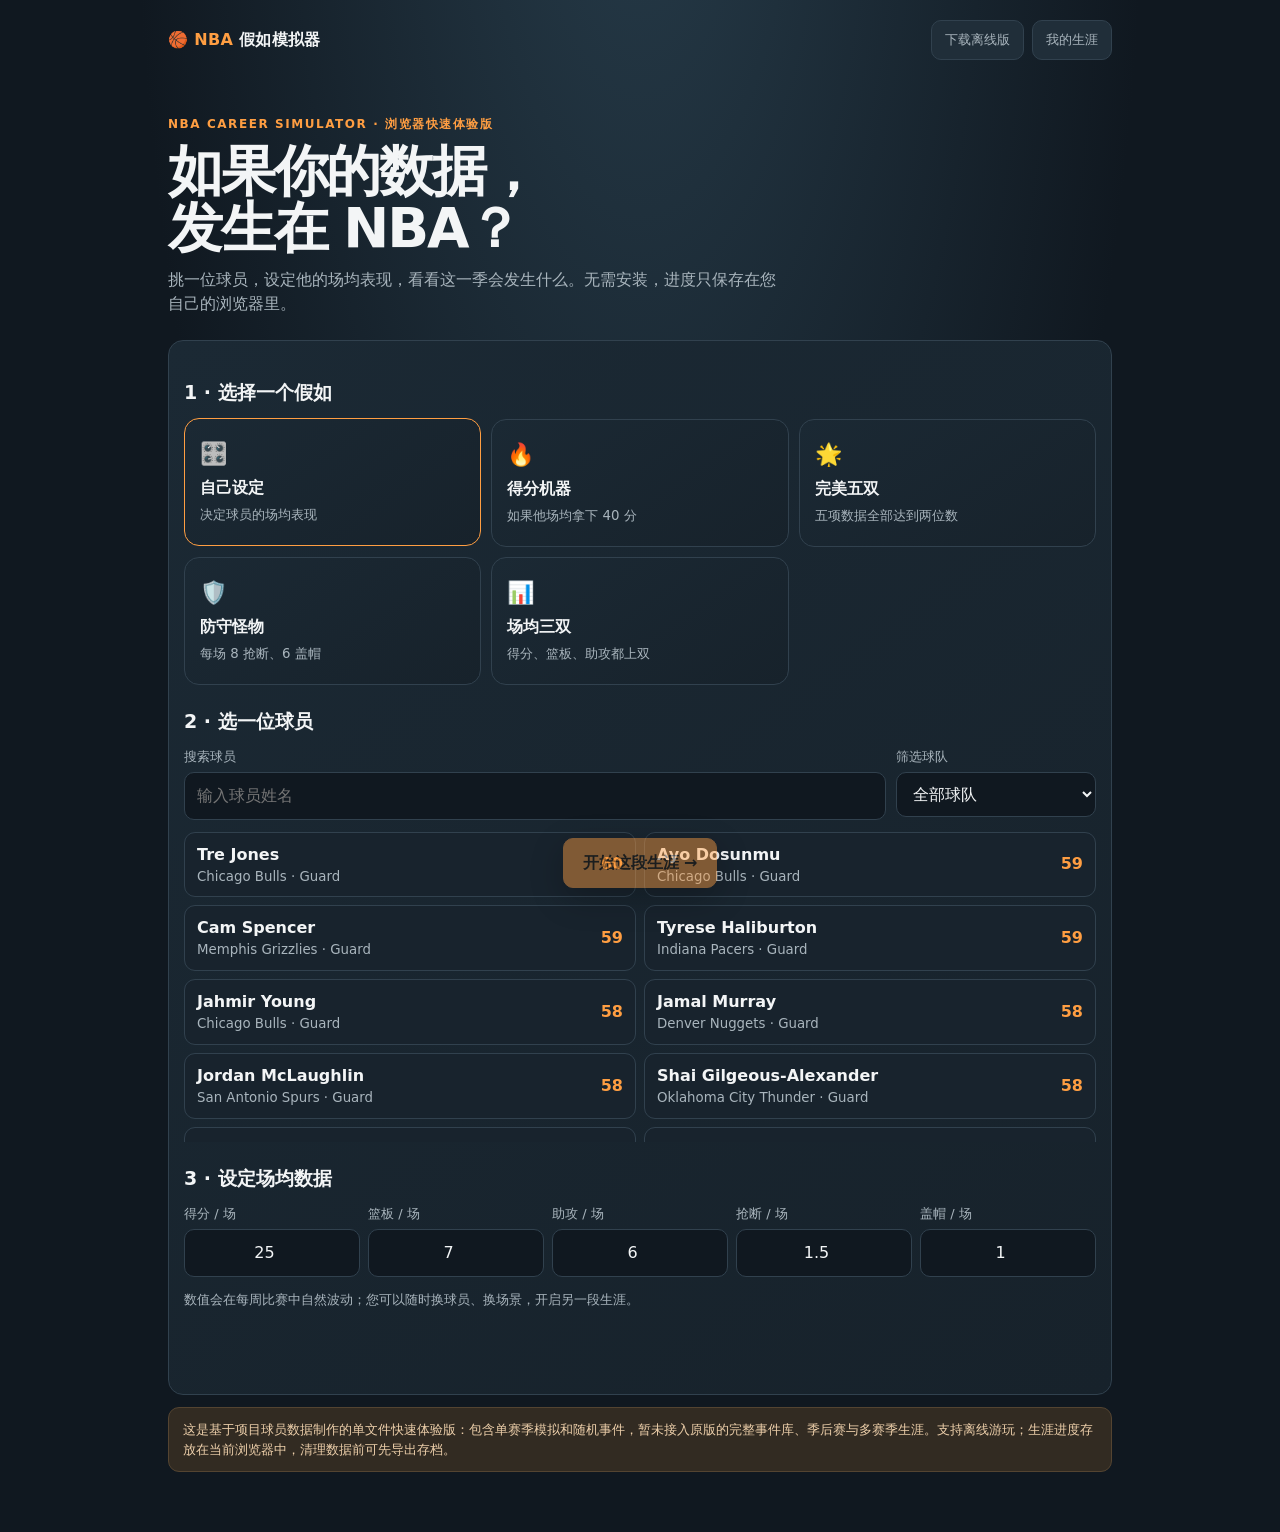
<file: docs/index.html>
<!doctype html>
<html lang="zh-CN">
<head>
<meta charset="utf-8"><meta name="viewport" content="width=device-width,initial-scale=1,viewport-fit=cover">
<meta name="theme-color" content="#101820"><title>NBA 假如模拟器 · 浏览器快速体验版</title>
<style>
:root{color-scheme:dark;--bg:#101820;--panel:#18232d;--panel2:#202e39;--line:#31414e;--text:#f3f5f6;--muted:#a9b5bd;--orange:#ff9e42;--green:#8de0b0;--red:#ff8585}*{box-sizing:border-box}body{margin:0;background:radial-gradient(ellipse at 50% -15%,#263b49 0,#101820 56%);color:var(--text);font:16px/1.5 system-ui,-apple-system,"PingFang SC",sans-serif;min-height:100vh}button,input,select{font:inherit}button{cursor:pointer;color:inherit}.wrap{width:min(980px,100%);margin:auto;padding:20px 18px 60px}.top{display:flex;align-items:center;justify-content:space-between;margin-bottom:25px}.brand{font-weight:850;letter-spacing:.02em}.brand b{color:var(--orange)}.top-actions{display:flex;gap:8px}.quiet,.btn,.chip{border:1px solid var(--line);background:var(--panel2);border-radius:10px;padding:9px 13px;color:var(--text)}.quiet{font-size:13px;color:var(--muted)}.hero{padding:30px 0 24px}.eyebrow{color:var(--orange);font-size:12px;letter-spacing:.13em;font-weight:800}.hero h1{font-size:clamp(32px,7vw,55px);line-height:1.05;letter-spacing:-.04em;margin:10px 0}.hero p,.muted{color:var(--muted)}.hero p{max-width:620px;margin:0}.step-title{font-size:19px;margin:22px 0 12px}.grid{display:grid;grid-template-columns:repeat(3,1fr);gap:10px}.card{border:1px solid var(--line);background:linear-gradient(145deg,#1b2934,#17222b);border-radius:15px;padding:15px}.scenario{min-height:128px;text-align:left;transition:.15s}.scenario:hover,.scenario.selected{border-color:var(--orange);transform:translateY(-1px)}.scenario .icon{font-size:22px}.scenario strong{display:block;margin:6px 0 2px}.scenario small{color:var(--muted)}.row{display:flex;gap:10px;align-items:center}.row>*{min-width:0}.controls{display:flex;gap:10px;flex-wrap:wrap}.input-wrap{flex:1;min-width:160px}label{display:block;color:var(--muted);font-size:13px;margin:0 0 5px}input,select{width:100%;background:#101820;color:var(--text);border:1px solid var(--line);border-radius:10px;padding:11px 12px;outline:none}input:focus,select:focus{border-color:var(--orange)}.players{display:grid;grid-template-columns:repeat(2,1fr);gap:8px;margin-top:12px;max-height:310px;overflow:auto}.player{display:flex;justify-content:space-between;text-align:left;gap:10px;align-items:center;background:var(--panel);border:1px solid var(--line);border-radius:11px;padding:10px 12px}.player.selected{border-color:var(--orange);background:#2d2a23}.player small{display:block;color:var(--muted)}.rating{color:var(--orange);font-weight:800}.stats{display:grid;grid-template-columns:repeat(5,1fr);gap:8px}.stats input{text-align:center}.btn.primary{background:var(--orange);border-color:var(--orange);color:#20180f;font-weight:850;padding:12px 19px}.btn:disabled{opacity:.45;cursor:not-allowed}.footer-action{position:sticky;bottom:12px;display:flex;justify-content:center;margin:20px 0 0;pointer-events:none}.footer-action button{pointer-events:auto;box-shadow:0 10px 35px #0008}.view[hidden]{display:none!important}.banner{display:flex;justify-content:space-between;gap:16px;align-items:center;padding:18px 20px}.banner h2{margin:0;font-size:22px}.progress{height:7px;background:#2b3741;border-radius:10px;margin:16px 0 20px;overflow:hidden}.progress i{display:block;height:100%;background:linear-gradient(90deg,#ffb35e,#ff8042);transition:width .3s}.score{display:grid;grid-template-columns:repeat(5,1fr);gap:8px;margin:14px 0}.score .card{text-align:center;padding:11px 6px}.score strong{display:block;font-size:21px}.score span{font-size:12px;color:var(--muted)}.feed{display:grid;gap:10px;margin-top:13px}.event{padding:15px 17px}.event h3{margin:0 0 4px;font-size:16px}.event p{margin:0;color:var(--muted)}.event button{margin:12px 8px 0 0}.table{width:100%;border-collapse:collapse}.table th,.table td{text-align:left;padding:11px 9px;border-bottom:1px solid var(--line)}.table th{color:var(--muted);font-size:13px}.table-wrap{overflow:auto}.notice{padding:12px 14px;border:1px solid #544431;background:#322b22;border-radius:11px;color:#edcfaa;font-size:13px}.save-row{display:flex;justify-content:space-between;align-items:center;gap:10px}.empty{text-align:center;padding:36px 16px;color:var(--muted)}.toast{position:fixed;bottom:20px;left:50%;transform:translateX(-50%);background:#f3f5f6;color:#18232d;padding:10px 16px;border-radius:30px;box-shadow:0 5px 24px #0008;z-index:5}.small{font-size:13px}.right{margin-left:auto}@media(max-width:650px){.wrap{padding:14px 13px 38px}.grid{grid-template-columns:1fr}.scenario{min-height:0}.players{grid-template-columns:1fr}.stats{grid-template-columns:repeat(3,1fr)}.top{margin-bottom:12px}.hero{padding:20px 0 14px}.score{grid-template-columns:repeat(3,1fr)}.banner{align-items:flex-start}.banner h2{font-size:19px}}
</style></head>
<body><main class="wrap"><header class="top"><div class="brand">🏀 <b>NBA</b> 假如模拟器</div><div class="top-actions"><button class="quiet" id="downloadBtn">下载离线版</button><button class="quiet" id="savesBtn">我的生涯</button></div></header>
<section class="view" id="home"><div class="hero"><div class="eyebrow">NBA CAREER SIMULATOR · 浏览器快速体验版</div><h1>如果你的数据，<br>发生在 NBA？</h1><p>挑一位球员，设定他的场均表现，看看这一季会发生什么。无需安装，进度只保存在您自己的浏览器里。</p></div>
<div class="card"><h2 class="step-title">1 · 选择一个假如</h2><div class="grid" id="scenarios"></div><h2 class="step-title">2 · 选一位球员</h2><div class="controls"><div class="input-wrap"><label for="search">搜索球员</label><input id="search" placeholder="输入球员姓名" autocomplete="off"></div><div class="input-wrap" style="max-width:200px"><label for="teamFilter">筛选球队</label><select id="teamFilter"><option value="">全部球队</option></select></div></div><div class="players" id="players"></div><h2 class="step-title">3 · 设定场均数据</h2><div class="stats" id="statInputs"></div><p class="small muted">数值会在每周比赛中自然波动；您可以随时换球员、换场景，开启另一段生涯。</p><div class="footer-action"><button class="btn primary" id="startBtn" disabled>开始这段生涯 →</button></div></div>
<div style="height:12px"></div><div class="notice">这是基于项目球员数据制作的单文件快速体验版：包含单赛季模拟和随机事件，暂未接入原版的完整事件库、季后赛与多赛季生涯。支持离线游玩；生涯进度存放在当前浏览器中，清理数据前可先导出存档。</div></section>
<section class="view" id="career" hidden></section><section class="view" id="saves" hidden></section></main>
<script id="player-data" type="application/json">[{"id":1630639,"name":"A.J. Lawson","pos":"Guard","team":1610612761,"teamName":"Toronto Raptors","active":1,"overall":51,"age":25},{"id":1631260,"name":"AJ Green","pos":"Guard","team":1610612749,"teamName":"Milwaukee Bucks","active":1,"overall":56,"age":26},{"id":1642358,"name":"AJ Johnson","pos":"Guard","team":1610612764,"teamName":"Washington Wizards","active":1,"overall":50,"age":21},{"id":203932,"name":"Aaron Gordon","pos":"Forward","team":1610612743,"teamName":"Denver Nuggets","active":1,"overall":55,"age":30},{"id":1628988,"name":"Aaron Holiday","pos":"Guard","team":1610612745,"teamName":"Houston Rockets","active":1,"overall":55,"age":29},{"id":1630174,"name":"Aaron Nesmith","pos":"Guard","team":1610612754,"teamName":"Indiana Pacers","active":1,"overall":55,"age":26},{"id":1630598,"name":"Aaron Wiggins","pos":"Guard","team":1610612760,"teamName":"Oklahoma City Thunder","active":1,"overall":55,"age":26},{"id":1642846,"name":"Ace Bailey","pos":"Forward","team":1610612762,"teamName":"Utah Jazz","active":1,"overall":52,"age":19},{"id":1641737,"name":"Adem Bona","pos":"Forward","team":1610612755,"teamName":"Philadelphia 76ers","active":1,"overall":52,"age":22},{"id":1642876,"name":"Adou Thiero","pos":"Guard","team":1610612747,"teamName":"Los Angeles Lakers","active":1,"overall":50,"age":21},{"id":1642349,"name":"Ajay Mitchell","pos":"Guard","team":1610612760,"teamName":"Oklahoma City Thunder","active":1,"overall":56,"age":23},{"id":201143,"name":"Al Horford","pos":"Center","team":1610612738,"teamName":"Boston Celtics","active":1,"overall":56,"age":39},{"id":1630828,"name":"Alex Antetokounmpo","pos":"Forward","team":1610612749,"teamName":"Milwaukee Bucks","active":1,"overall":43,"age":24},{"id":1627936,"name":"Alex Caruso","pos":"Guard","team":1610612760,"teamName":"Oklahoma City Thunder","active":1,"overall":54,"age":31},{"id":1642259,"name":"Alex Sarr","pos":"Center","team":1610612764,"teamName":"Washington Wizards","active":1,"overall":50,"age":20},{"id":1642893,"name":"Alex Toohey","pos":null,"team":null,"teamName":null,"active":1,"overall":53,"age":21},{"id":1642918,"name":"Alijah Martin","pos":"Guard","team":1610612761,"teamName":"Toronto Raptors","active":1,"overall":49,"age":24},{"id":1630578,"name":"Alperen Sengun","pos":"Center","team":1610612745,"teamName":"Houston Rockets","active":1,"overall":51,"age":23},{"id":1642873,"name":"Amari Williams","pos":"Forward","team":1610612738,"teamName":"Boston Celtics","active":1,"overall":49,"age":23},{"id":1641708,"name":"Amen Thompson","pos":"Guard","team":1610612745,"teamName":"Houston Rockets","active":1,"overall":52,"age":22},{"id":1629599,"name":"Amir Coffey","pos":"Guard","team":1610612746,"teamName":"Los Angeles Clippers","active":1,"overall":55,"age":28},{"id":203083,"name":"Andre Drummond","pos":"Center","team":1610612755,"teamName":"Philadelphia 76ers","active":1,"overall":48,"age":32},{"id":1641748,"name":"Andre Jackson Jr.","pos":"Guard","team":1610612749,"teamName":"Milwaukee Bucks","active":1,"overall":50,"age":24},{"id":1629614,"name":"Andrew Nembhard","pos":"Guard","team":1610612754,"teamName":"Indiana Pacers","active":1,"overall":55,"age":25},{"id":203952,"name":"Andrew Wiggins","pos":"Forward","team":1610612748,"teamName":"Miami Heat","active":1,"overall":54,"age":30},{"id":1629014,"name":"Anfernee Simons","pos":"Guard","team":1610612757,"teamName":"Portland Trail Blazers","active":1,"overall":55,"age":26},{"id":1641710,"name":"Anthony Black","pos":"Guard","team":1610612753,"teamName":"Orlando Magic","active":1,"overall":52,"age":21},{"id":203076,"name":"Anthony Davis","pos":"Forward","team":1610612742,"teamName":"Dallas Mavericks","active":1,"overall":51,"age":32},{"id":1630162,"name":"Anthony Edwards","pos":"Guard","team":1610612750,"teamName":"Minnesota Timberwolves","active":1,"overall":54,"age":24},{"id":1630264,"name":"Anthony Gill","pos":"Forward","team":1610612764,"teamName":"Washington Wizards","active":1,"overall":52,"age":33},{"id":1641810,"name":"Antonio Reeves","pos":"Guard","team":1610612740,"teamName":"New Orleans Pelicans","active":1,"overall":53,"age":25},{"id":1630574,"name":"Ariel Hukporti","pos":"Center","team":1610612752,"teamName":"New York Knicks","active":1,"overall":51,"age":23},{"id":1642854,"name":"Asa Newell","pos":"Forward","team":1610612737,"teamName":"Atlanta Hawks","active":1,"overall":52,"age":20},{"id":1641709,"name":"Ausar Thompson","pos":"Guard","team":1610612765,"teamName":"Detroit Pistons","active":1,"overall":49,"age":22},{"id":1630559,"name":"Austin Reaves","pos":"Guard","team":1610612747,"teamName":"Los Angeles Lakers","active":1,"overall":56,"age":27},{"id":1630245,"name":"Ayo Dosunmu","pos":"Guard","team":1610612741,"teamName":"Chicago Bulls","active":1,"overall":59,"age":25},{"id":1628389,"name":"Bam Adebayo","pos":"Center","team":1610612748,"teamName":"Miami Heat","active":1,"overall":53,"age":28},{"id":1631248,"name":"Baylor Scheierman","pos":"Guard","team":1610612738,"teamName":"Boston Celtics","active":1,"overall":54,"age":25},{"id":1642879,"name":"Ben Saraf","pos":"Guard","team":1610612751,"teamName":"Brooklyn Nets","active":1,"overall":50,"age":19},{"id":1641767,"name":"Ben Sheppard","pos":"Guard","team":1610612754,"teamName":"Indiana Pacers","active":1,"overall":55,"age":24},{"id":1631097,"name":"Bennedict Mathurin","pos":"Guard","team":1610612754,"teamName":"Indiana Pacers","active":1,"overall":52,"age":23},{"id":1641731,"name":"Bilal Coulibaly","pos":"Guard","team":1610612764,"teamName":"Washington Wizards","active":1,"overall":51,"age":21},{"id":202687,"name":"Bismack Biyombo","pos":"Center","team":1610612759,"teamName":"San Antonio Spurs","active":1,"overall":49,"age":33},{"id":1631104,"name":"Blake Wesley","pos":"Guard","team":1610612759,"teamName":"San Antonio Spurs","active":1,"overall":49,"age":22},{"id":1626171,"name":"Bobby Portis","pos":"Forward","team":1610612749,"teamName":"Milwaukee Bucks","active":1,"overall":55,"age":30},{"id":1641752,"name":"Bobi Klintman","pos":"Forward","team":1610612765,"teamName":"Detroit Pistons","active":1,"overall":48,"age":22},{"id":203992,"name":"Bogdan Bogdanović","pos":"Guard","team":1610612746,"teamName":"Los Angeles Clippers","active":1,"overall":54,"age":33},{"id":1630538,"name":"Bones Hyland","pos":"Guard","team":1610612750,"teamName":"Minnesota Timberwolves","active":1,"overall":54,"age":25},{"id":203078,"name":"Bradley Beal","pos":"Guard","team":1610612756,"teamName":"Phoenix Suns","active":1,"overall":55,"age":32},{"id":1642382,"name":"Branden Carlson","pos":"Center","team":1610612760,"teamName":"Oklahoma City Thunder","active":1,"overall":52,"age":26},{"id":1641764,"name":"Brandin Podziemski","pos":"Guard","team":1610612744,"teamName":"Golden State Warriors","active":1,"overall":54,"age":22},{"id":1629634,"name":"Brandon Clarke","pos":"Forward","team":1610612763,"teamName":"Memphis Grizzlies","active":1,"overall":48,"age":29},{"id":1627742,"name":"Brandon Ingram","pos":"Forward","team":1610612761,"teamName":"Toronto Raptors","active":1,"overall":54,"age":28},{"id":1641706,"name":"Brandon Miller","pos":"Forward","team":1610612766,"teamName":"Charlotte Hornets","active":1,"overall":53,"age":23},{"id":1630314,"name":"Brandon Williams","pos":"Guard","team":1610612742,"teamName":"Dallas Mavericks","active":1,"overall":51,"age":26},{"id":1641729,"name":"Brice Sensabaugh","pos":"Forward","team":1610612762,"teamName":"Utah Jazz","active":1,"overall":53,"age":22},{"id":1642355,"name":"Bronny James","pos":"Guard","team":1610612747,"teamName":"Los Angeles Lakers","active":1,"overall":51,"age":21},{"id":201572,"name":"Brook Lopez","pos":"Center","team":1610612749,"teamName":"Milwaukee Bucks","active":1,"overall":54,"age":37},{"id":1642964,"name":"Brooks Barnhizer","pos":"Guard","team":1610612760,"teamName":"Oklahoma City Thunder","active":1,"overall":50,"age":23},{"id":1628971,"name":"Bruce Brown","pos":"Guard","team":1610612740,"teamName":"New Orleans Pelicans","active":1,"overall":53,"age":29},{"id":1631121,"name":"Bryce McGowens","pos":"Guard","team":1610612757,"teamName":"Portland Trail Blazers","active":1,"overall":50,"age":23},{"id":1642267,"name":"Bub Carrington","pos":"Guard","team":1610612764,"teamName":"Washington Wizards","active":1,"overall":53,"age":20},{"id":1627741,"name":"Buddy Hield","pos":"Guard","team":1610612744,"teamName":"Golden State Warriors","active":1,"overall":50,"age":33},{"id":1643047,"name":"CJ Huntley","pos":"Forward","team":1610612756,"teamName":"Phoenix Suns","active":1,"overall":40,"age":23},{"id":203468,"name":"CJ McCollum","pos":"Guard","team":1610612740,"teamName":"New Orleans Pelicans","active":1,"overall":54,"age":34},{"id":1630595,"name":"Cade Cunningham","pos":"Guard","team":1610612765,"teamName":"Detroit Pistons","active":1,"overall":55,"age":24},{"id":1631216,"name":"Caleb Houstan","pos":"Guard","team":1610612753,"teamName":"Orlando Magic","active":1,"overall":57,"age":22},{"id":1631126,"name":"Caleb Love","pos":"Guard","team":1610612757,"teamName":"Portland Trail Blazers","active":1,"overall":51,"age":24},{"id":1628997,"name":"Caleb Martin","pos":"Forward","team":1610612742,"teamName":"Dallas Mavericks","active":1,"overall":50,"age":30},{"id":1642353,"name":"Cam Christie","pos":"Guard","team":1610612746,"teamName":"Los Angeles Clippers","active":1,"overall":47,"age":20},{"id":1642285,"name":"Cam Spencer","pos":"Guard","team":1610612763,"teamName":"Memphis Grizzlies","active":1,"overall":59,"age":25},{"id":1630560,"name":"Cam Thomas","pos":"Guard","team":1610612751,"teamName":"Brooklyn Nets","active":1,"overall":53,"age":24},{"id":1641715,"name":"Cam Whitmore","pos":"Forward","team":1610612745,"teamName":"Houston Rockets","active":1,"overall":53,"age":21},{"id":1629661,"name":"Cameron Johnson","pos":"Forward","team":1610612751,"teamName":"Brooklyn Nets","active":1,"overall":53,"age":29},{"id":1627747,"name":"Caris LeVert","pos":"Guard","team":1610612737,"teamName":"Atlanta Hawks","active":1,"overall":53,"age":31},{"id":1642868,"name":"Carter Bryant","pos":"Forward","team":1610612759,"teamName":"San Antonio Spurs","active":1,"overall":53,"age":20},{"id":1641717,"name":"Cason Wallace","pos":"Guard","team":1610612760,"teamName":"Oklahoma City Thunder","active":1,"overall":53,"age":22},{"id":1642907,"name":"Cedric Coward","pos":"Guard","team":1610612763,"teamName":"Memphis Grizzlies","active":1,"overall":53,"age":22},{"id":1629646,"name":"Charles Bassey","pos":"Center","team":1610612759,"teamName":"San Antonio Spurs","active":1,"overall":53,"age":25},{"id":1642404,"name":"Chaz Lanier","pos":"Guard","team":1610612765,"teamName":"Detroit Pistons","active":1,"overall":53,"age":24},{"id":1631096,"name":"Chet Holmgren","pos":"Center","team":1610612760,"teamName":"Oklahoma City Thunder","active":1,"overall":53,"age":23},{"id":1628449,"name":"Chris Boucher","pos":"Forward","team":1610612761,"teamName":"Toronto Raptors","active":1,"overall":53,"age":32},{"id":1641753,"name":"Chris Livingston","pos":"Forward","team":1610612749,"teamName":"Milwaukee Bucks","active":1,"overall":53,"age":22},{"id":1643024,"name":"Chris Mañon","pos":"Guard","team":1610612747,"teamName":"Los Angeles Lakers","active":1,"overall":53,"age":24},{"id":101108,"name":"Chris Paul","pos":"Guard","team":1610612759,"teamName":"San Antonio Spurs","active":1,"overall":53,"age":40},{"id":1642959,"name":"Chris Youngblood","pos":"Guard","team":1610612757,"teamName":"Portland Trail Blazers","active":1,"overall":53,"age":23},{"id":1631128,"name":"Christian Braun","pos":"Guard","team":1610612743,"teamName":"Denver Nuggets","active":1,"overall":53,"age":24},{"id":1631132,"name":"Christian Koloko","pos":"Center","team":1610612747,"teamName":"Los Angeles Lakers","active":1,"overall":53,"age":25},{"id":1642935,"name":"Chucky Hepburn","pos":"Guard","team":1610612761,"teamName":"Toronto Raptors","active":1,"overall":53,"age":22},{"id":203991,"name":"Clint Capela","pos":"Center","team":1610612737,"teamName":"Atlanta Hawks","active":1,"overall":53,"age":31},{"id":1629632,"name":"Coby White","pos":"Guard","team":1610612741,"teamName":"Chicago Bulls","active":1,"overall":53,"age":25},{"id":1628998,"name":"Cody Martin","pos":"Forward","team":1610612756,"teamName":"Phoenix Suns","active":1,"overall":53,"age":30},{"id":1642262,"name":"Cody Williams","pos":"Forward","team":1610612762,"teamName":"Utah Jazz","active":1,"overall":53,"age":21},{"id":1641732,"name":"Colby Jones","pos":"Guard","team":1610612764,"teamName":"Washington Wizards","active":1,"overall":53,"age":23},{"id":1630175,"name":"Cole Anthony","pos":"Guard","team":1610612763,"teamName":"Memphis Grizzlies","active":1,"overall":53,"age":25},{"id":1630658,"name":"Colin Castleton","pos":"Center","team":1610612761,"teamName":"Toronto Raptors","active":1,"overall":53,"age":25},{"id":1631221,"name":"Collin Gillespie","pos":"Guard","team":1610612756,"teamName":"Phoenix Suns","active":1,"overall":53,"age":26},{"id":1642867,"name":"Collin Murray-Boyles","pos":"Forward","team":1610612761,"teamName":"Toronto Raptors","active":1,"overall":53,"age":20},{"id":1629012,"name":"Collin Sexton","pos":"Guard","team":1610612762,"teamName":"Utah Jazz","active":1,"overall":53,"age":26},{"id":1642843,"name":"Cooper Flagg","pos":"Forward","team":1610612742,"teamName":"Dallas Mavericks","active":1,"overall":53,"age":19},{"id":1630557,"name":"Corey Kispert","pos":"Forward","team":1610612764,"teamName":"Washington Wizards","active":1,"overall":53,"age":26},{"id":1641854,"name":"Craig Porter Jr.","pos":"Guard","team":1610612739,"teamName":"Cleveland Cavaliers","active":1,"overall":53,"age":25},{"id":1642938,"name":"Curtis Jones","pos":"Guard","team":1610612743,"teamName":"Denver Nuggets","active":1,"overall":53,"age":24},{"id":1626156,"name":"D'Angelo Russell","pos":"Guard","team":1610612751,"teamName":"Brooklyn Nets","active":1,"overall":53,"age":29},{"id":1641747,"name":"DaRon Holmes II","pos":"Forward","team":1610612743,"teamName":"Denver Nuggets","active":1,"overall":53,"age":23},{"id":1631342,"name":"Daeqwon Plowden","pos":"Guard","team":1610612737,"teamName":"Atlanta Hawks","active":1,"overall":53,"age":27},{"id":1631207,"name":"Dalen Terry","pos":"Forward","team":1610612741,"teamName":"Chicago Bulls","active":1,"overall":53,"age":23},{"id":1642261,"name":"Dalton Knecht","pos":"Forward","team":1610612747,"teamName":"Los Angeles Lakers","active":1,"overall":53,"age":24},{"id":203081,"name":"Damian Lillard","pos":"Guard","team":1610612749,"teamName":"Milwaukee Bucks","active":1,"overall":53,"age":35},{"id":1629655,"name":"Daniel Gafford","pos":"Forward","team":1610612742,"teamName":"Dallas Mavericks","active":1,"overall":53,"age":27},{"id":1642450,"name":"Daniss Jenkins","pos":"Guard","team":1610612765,"teamName":"Detroit Pistons","active":1,"overall":53,"age":24},{"id":1642874,"name":"Danny Wolf","pos":"Forward","team":1610612751,"teamName":"Brooklyn Nets","active":1,"overall":53,"age":21},{"id":203957,"name":"Danté Exum","pos":"Guard","team":1610612742,"teamName":"Dallas Mavericks","active":1,"overall":53,"age":30},{"id":203967,"name":"Dario Šarić","pos":"Forward","team":1610612743,"teamName":"Denver Nuggets","active":1,"overall":53,"age":31},{"id":1629636,"name":"Darius Garland","pos":"Guard","team":1610612739,"teamName":"Cleveland Cavaliers","active":1,"overall":53,"age":25},{"id":1642357,"name":"David Jones Garcia","pos":"Guard","team":1610612759,"teamName":"San Antonio Spurs","active":1,"overall":53,"age":24},{"id":1630558,"name":"Davion Mitchell","pos":"Guard","team":1610612748,"teamName":"Miami Heat","active":1,"overall":53,"age":27},{"id":1630549,"name":"Day'Ron Sharpe","pos":"Center","team":1610612751,"teamName":"Brooklyn Nets","active":1,"overall":53,"age":24},{"id":1628368,"name":"De'Aaron Fox","pos":"Guard","team":1610612759,"teamName":"San Antonio Spurs","active":1,"overall":53,"age":28},{"id":1629631,"name":"De'Andre Hunter","pos":"Forward","team":1610612739,"teamName":"Cleveland Cavaliers","active":1,"overall":53,"age":28},{"id":1629001,"name":"De'Anthony Melton","pos":"Guard","team":1610612751,"teamName":"Brooklyn Nets","active":1,"overall":53,"age":27},{"id":201599,"name":"DeAndre Jordan","pos":"Center","team":1610612743,"teamName":"Denver Nuggets","active":1,"overall":53,"age":37},{"id":201942,"name":"DeMar DeRozan","pos":"Guard","team":1610612758,"teamName":"Sacramento Kings","active":1,"overall":53,"age":36},{"id":1629731,"name":"Dean Wade","pos":"Forward","team":1610612739,"teamName":"Cleveland Cavaliers","active":1,"overall":53,"age":29},{"id":1629028,"name":"Deandre Ayton","pos":"Center","team":1610612757,"teamName":"Portland Trail Blazers","active":1,"overall":53,"age":27},{"id":1627749,"name":"Dejounte Murray","pos":"Guard","team":1610612740,"teamName":"New Orleans Pelicans","active":1,"overall":53,"age":29},{"id":1630166,"name":"Deni Avdija","pos":"Forward","team":1610612757,"teamName":"Portland Trail Blazers","active":1,"overall":53,"age":24},{"id":203471,"name":"Dennis Schröder","pos":"Guard","team":1610612765,"teamName":"Detroit Pistons","active":1,"overall":53,"age":32},{"id":1641726,"name":"Dereck Lively II","pos":"Center","team":1610612742,"teamName":"Dallas Mavericks","active":1,"overall":53,"age":21},{"id":1642852,"name":"Derik Queen","pos":"Center","team":1610612740,"teamName":"New Orleans Pelicans","active":1,"overall":53,"age":21},{"id":1627884,"name":"Derrick Jones Jr.","pos":"Forward","team":1610612746,"teamName":"Los Angeles Clippers","active":1,"overall":53,"age":28},{"id":1628401,"name":"Derrick White","pos":"Guard","team":1610612738,"teamName":"Boston Celtics","active":1,"overall":53,"age":31},{"id":1630217,"name":"Desmond Bane","pos":"Guard","team":1610612753,"teamName":"Orlando Magic","active":1,"overall":53,"age":27},{"id":1626164,"name":"Devin Booker","pos":"Guard","team":1610612756,"teamName":"Phoenix Suns","active":1,"overall":53,"age":29},{"id":1642269,"name":"Devin Carter","pos":"Guard","team":1610612758,"teamName":"Sacramento Kings","active":1,"overall":53,"age":23},{"id":1630170,"name":"Devin Vassell","pos":"Guard","team":1610612759,"teamName":"San Antonio Spurs","active":1,"overall":53,"age":25},{"id":1628415,"name":"Dillon Brooks","pos":"Guard","team":1610612745,"teamName":"Houston Rockets","active":1,"overall":53,"age":29},{"id":1627734,"name":"Domantas Sabonis","pos":"Forward","team":1610612758,"teamName":"Sacramento Kings","active":1,"overall":53,"age":29},{"id":1631230,"name":"Dominick Barlow","pos":"Forward","team":1610612737,"teamName":"Atlanta Hawks","active":1,"overall":53,"age":22},{"id":1642270,"name":"Donovan Clingan","pos":"Center","team":1610612757,"teamName":"Portland Trail Blazers","active":1,"overall":53,"age":21},{"id":1628378,"name":"Donovan Mitchell","pos":"Guard","team":1610612739,"teamName":"Cleveland Cavaliers","active":1,"overall":53,"age":29},{"id":1628978,"name":"Donte DiVincenzo","pos":"Guard","team":1610612750,"teamName":"Minnesota Timberwolves","active":1,"overall":53,"age":28},{"id":1627827,"name":"Dorian Finney-Smith","pos":"Forward","team":1610612747,"teamName":"Los Angeles Lakers","active":1,"overall":53,"age":32},{"id":203926,"name":"Doug McDermott","pos":"Forward","team":1610612758,"teamName":"Sacramento Kings","active":1,"overall":53,"age":33},{"id":1642962,"name":"Drake Powell","pos":"Guard","team":1610612751,"teamName":"Brooklyn Nets","active":1,"overall":53,"age":20},{"id":203110,"name":"Draymond Green","pos":"Forward","team":1610612744,"teamName":"Golden State Warriors","active":1,"overall":53,"age":35},{"id":1629234,"name":"Drew Eubanks","pos":"Forward","team":1610612746,"teamName":"Los Angeles Clippers","active":1,"overall":53,"age":28},{"id":1641809,"name":"Drew Peterson","pos":"Forward","team":1610612738,"teamName":"Boston Celtics","active":1,"overall":53,"age":26},{"id":1630696,"name":"Dru Smith","pos":"Guard","team":1610612748,"teamName":"Miami Heat","active":1,"overall":53,"age":28},{"id":1629130,"name":"Duncan Robinson","pos":"Forward","team":1610612748,"teamName":"Miami Heat","active":1,"overall":53,"age":31},{"id":1641871,"name":"Duop Reath","pos":"Center","team":1610612757,"teamName":"Portland Trail Blazers","active":1,"overall":53,"age":29},{"id":203939,"name":"Dwight Powell","pos":"Forward","team":1610612742,"teamName":"Dallas Mavericks","active":1,"overall":53,"age":34},{"id":1642928,"name":"Dylan Cardwell","pos":"Center","team":1610612758,"teamName":"Sacramento Kings","active":1,"overall":53,"age":24},{"id":1642844,"name":"Dylan Harper","pos":"Guard","team":1610612759,"teamName":"San Antonio Spurs","active":1,"overall":53,"age":19},{"id":1630700,"name":"Dyson Daniels","pos":"Guard","team":1610612737,"teamName":"Atlanta Hawks","active":1,"overall":53,"age":22},{"id":1630604,"name":"E.J. Liddell","pos":"Forward","team":1610612741,"teamName":"Chicago Bulls","active":1,"overall":53,"age":25},{"id":1642856,"name":"Egor Dëmin","pos":"Guard","team":1610612751,"teamName":"Brooklyn Nets","active":1,"overall":53,"age":19},{"id":1642947,"name":"Eli John Ndiaye","pos":null,"team":null,"teamName":null,"active":1,"overall":53,"age":21},{"id":1641989,"name":"Elijah Harkless","pos":"Guard","team":1610612762,"teamName":"Utah Jazz","active":1,"overall":53,"age":25},{"id":1641801,"name":"Emanuel Miller","pos":"Forward","team":1610612741,"teamName":"Chicago Bulls","active":1,"overall":53,"age":25},{"id":1642402,"name":"Enrique Freeman","pos":"Forward","team":1610612754,"teamName":"Indiana Pacers","active":1,"overall":53,"age":25},{"id":201569,"name":"Eric Gordon","pos":"Guard","team":1610612755,"teamName":"Philadelphia 76ers","active":1,"overall":53,"age":37},{"id":1630596,"name":"Evan Mobley","pos":"Center","team":1610612739,"teamName":"Cleveland Cavaliers","active":1,"overall":53,"age":24},{"id":1630532,"name":"Franz Wagner","pos":"Forward","team":1610612753,"teamName":"Orlando Magic","active":1,"overall":53,"age":24},{"id":1627832,"name":"Fred VanVleet","pos":"Guard","team":1610612745,"teamName":"Houston Rockets","active":1,"overall":53,"age":31},{"id":1641713,"name":"GG Jackson","pos":"Forward","team":1610612763,"teamName":"Memphis Grizzlies","active":1,"overall":53,"age":21},{"id":1629216,"name":"Gabe Vincent","pos":"Guard","team":1610612747,"teamName":"Los Angeles Lakers","active":1,"overall":53,"age":29},{"id":202066,"name":"Garrett Temple","pos":"Guard","team":1610612761,"teamName":"Toronto Raptors","active":1,"overall":53,"age":39},{"id":203914,"name":"Gary Harris","pos":"Guard","team":1610612753,"teamName":"Orlando Magic","active":1,"overall":53,"age":31},{"id":1627780,"name":"Gary Payton II","pos":"Guard","team":1610612744,"teamName":"Golden State Warriors","active":1,"overall":53,"age":33},{"id":1629018,"name":"Gary Trent Jr.","pos":"Guard","team":1610612749,"teamName":"Milwaukee Bucks","active":1,"overall":53,"age":26},{"id":1627777,"name":"Georges Niang","pos":"Forward","team":1610612737,"teamName":"Atlanta Hawks","active":1,"overall":53,"age":32},{"id":203507,"name":"Giannis Antetokounmpo","pos":"Forward","team":1610612749,"teamName":"Milwaukee Bucks","active":1,"overall":53,"age":31},{"id":1629048,"name":"Goga Bitadze","pos":"Center","team":1610612753,"teamName":"Orlando Magic","active":1,"overall":53,"age":26},{"id":1641711,"name":"Gradey Dick","pos":"Guard","team":1610612761,"teamName":"Toronto Raptors","active":1,"overall":53,"age":22},{"id":1629684,"name":"Grant Williams","pos":"Forward","team":1610612766,"teamName":"Charlotte Hornets","active":1,"overall":53,"age":27},{"id":1628960,"name":"Grayson Allen","pos":"Guard","team":1610612756,"teamName":"Phoenix Suns","active":1,"overall":53,"age":30},{"id":1627824,"name":"Guerschon Yabusele","pos":"Forward","team":1610612755,"teamName":"Philadelphia 76ers","active":1,"overall":53,"age":30},{"id":1630611,"name":"Gui Santos","pos":"Forward","team":1610612744,"teamName":"Golden State Warriors","active":1,"overall":53,"age":23},{"id":203084,"name":"Harrison Barnes","pos":"Forward","team":1610612759,"teamName":"San Antonio Spurs","active":1,"overall":53,"age":33},{"id":1631127,"name":"Harrison Ingram","pos":"Forward","team":1610612759,"teamName":"San Antonio Spurs","active":1,"overall":53,"age":23},{"id":1629312,"name":"Haywood Highsmith","pos":"Forward","team":1610612748,"teamName":"Miami Heat","active":1,"overall":53,"age":29},{"id":1630529,"name":"Herbert Jones","pos":"Forward","team":1610612740,"teamName":"New Orleans Pelicans","active":1,"overall":53,"age":27},{"id":1642864,"name":"Hugo González","pos":"Guard","team":1610612738,"teamName":"Boston Celtics","active":1,"overall":53,"age":19},{"id":1630621,"name":"Hunter Dickinson","pos":"Center","team":1610612740,"teamName":"New Orleans Pelicans","active":1,"overall":53,"age":25},{"id":1642282,"name":"Hunter Sallis","pos":"Guard","team":null,"teamName":null,"active":1,"overall":53,"age":22},{"id":1641816,"name":"Hunter Tyson","pos":"Forward","team":1610612743,"teamName":"Denver Nuggets","active":1,"overall":53,"age":25},{"id":1630193,"name":"Immanuel Quickley","pos":"Guard","team":1610612761,"teamName":"Toronto Raptors","active":1,"overall":56,"age":26},{"id":1642403,"name":"Isaac Jones","pos":"Forward","team":1610612758,"teamName":"Sacramento Kings","active":1,"overall":42,"age":25},{"id":1630171,"name":"Isaac Okoro","pos":"Forward","team":1610612739,"teamName":"Cleveland Cavaliers","active":1,"overall":54,"age":24},{"id":1642268,"name":"Isaiah Collier","pos":"Guard","team":1610612762,"teamName":"Utah Jazz","active":1,"overall":51,"age":21},{"id":1642384,"name":"Isaiah Crawford","pos":"Forward","team":1610612758,"teamName":"Sacramento Kings","active":1,"overall":44,"age":24},{"id":1628392,"name":"Isaiah Hartenstein","pos":"Center","team":1610612760,"teamName":"Oklahoma City Thunder","active":1,"overall":53,"age":27},{"id":1630543,"name":"Isaiah Jackson","pos":"Forward","team":1610612754,"teamName":"Indiana Pacers","active":1,"overall":51,"age":23},{"id":1630198,"name":"Isaiah Joe","pos":"Guard","team":1610612760,"teamName":"Oklahoma City Thunder","active":1,"overall":56,"age":26},{"id":1630587,"name":"Isaiah Livers","pos":"Forward","team":1610612756,"teamName":"Phoenix Suns","active":1,"overall":50,"age":27},{"id":1641815,"name":"Isaiah Stevens","pos":"Guard","team":1610612748,"teamName":"Miami Heat","active":1,"overall":45,"age":25},{"id":1630191,"name":"Isaiah Stewart","pos":"Forward","team":1610612765,"teamName":"Detroit Pistons","active":1,"overall":54,"age":24},{"id":1627826,"name":"Ivica Zubac","pos":"Center","team":1610612746,"teamName":"Los Angeles Clippers","active":1,"overall":51,"age":28},{"id":1631120,"name":"JD Davison","pos":"Guard","team":1610612738,"teamName":"Boston Celtics","active":1,"overall":50,"age":23},{"id":1629630,"name":"Ja Morant","pos":"Guard","team":1610612763,"teamName":"Memphis Grizzlies","active":1,"overall":52,"age":26},{"id":1642266,"name":"Ja'Kobe Walter","pos":"Guard","team":1610612761,"teamName":"Toronto Raptors","active":1,"overall":53,"age":21},{"id":1631095,"name":"Jabari Smith Jr.","pos":"Forward","team":1610612745,"teamName":"Houston Rockets","active":1,"overall":53,"age":22},{"id":1631133,"name":"Jabari Walker","pos":"Forward","team":1610612757,"teamName":"Portland Trail Blazers","active":1,"overall":52,"age":23},{"id":1642050,"name":"Jackson Rowe","pos":"Forward","team":1610612744,"teamName":"Golden State Warriors","active":1,"overall":50,"age":28},{"id":1631210,"name":"Jacob Toppin","pos":"Forward","team":1610612737,"teamName":"Atlanta Hawks","active":1,"overall":50,"age":25},{"id":1630702,"name":"Jaden Hardy","pos":"Guard","team":1610612742,"teamName":"Dallas Mavericks","active":1,"overall":52,"age":23},{"id":1631093,"name":"Jaden Ivey","pos":"Guard","team":1610612765,"teamName":"Detroit Pistons","active":1,"overall":54,"age":23},{"id":1630183,"name":"Jaden McDaniels","pos":"Forward","team":1610612750,"teamName":"Minnesota Timberwolves","active":1,"overall":54,"age":25},{"id":1630256,"name":"Jae'Sean Tate","pos":"Forward","team":1610612745,"teamName":"Houston Rockets","active":1,"overall":52,"age":30},{"id":1642443,"name":"Jahmir Young","pos":"Guard","team":1610612741,"teamName":"Chicago Bulls","active":1,"overall":58,"age":25},{"id":1643141,"name":"Jahmyl Telfort","pos":"Guard","team":null,"teamName":null,"active":1,"overall":40,"age":24},{"id":1631170,"name":"Jaime Jaquez Jr.","pos":"Guard","team":1610612748,"teamName":"Miami Heat","active":1,"overall":53,"age":24},{"id":1631222,"name":"Jake LaRavia","pos":"Forward","team":1610612758,"teamName":"Sacramento Kings","active":1,"overall":52,"age":24},{"id":1627751,"name":"Jakob Poeltl","pos":"Center","team":1610612761,"teamName":"Toronto Raptors","active":1,"overall":52,"age":30},{"id":1628973,"name":"Jalen Brunson","pos":"Guard","team":1610612752,"teamName":"New York Knicks","active":1,"overall":56,"age":29},{"id":1631105,"name":"Jalen Duren","pos":"Center","team":1610612765,"teamName":"Detroit Pistons","active":1,"overall":53,"age":22},{"id":1630224,"name":"Jalen Green","pos":"Guard","team":1610612745,"teamName":"Houston Rockets","active":1,"overall":52,"age":23},{"id":1630552,"name":"Jalen Johnson","pos":"Forward","team":1610612737,"teamName":"Atlanta Hawks","active":1,"overall":54,"age":24},{"id":1629618,"name":"Jalen Pickett","pos":"Guard","team":1610612743,"teamName":"Denver Nuggets","active":1,"overall":56,"age":26},{"id":1630188,"name":"Jalen Smith","pos":"Forward","team":1610612741,"teamName":"Chicago Bulls","active":1,"overall":54,"age":25},{"id":1630591,"name":"Jalen Suggs","pos":"Guard","team":1610612753,"teamName":"Orlando Magic","active":1,"overall":53,"age":24},{"id":1631114,"name":"Jalen Williams","pos":"Guard","team":1610612760,"teamName":"Oklahoma City Thunder","active":1,"overall":56,"age":24},{"id":1630592,"name":"Jalen Wilson","pos":"Forward","team":1610612751,"teamName":"Brooklyn Nets","active":1,"overall":52,"age":25},{"id":1631288,"name":"Jamal Cain","pos":"Forward","team":1610612740,"teamName":"New Orleans Pelicans","active":1,"overall":52,"age":26},{"id":1627750,"name":"Jamal Murray","pos":"Guard","team":1610612743,"teamName":"Denver Nuggets","active":1,"overall":58,"age":28},{"id":1642347,"name":"Jamal Shead","pos":"Guard","team":1610612761,"teamName":"Toronto Raptors","active":1,"overall":53,"age":23},{"id":201935,"name":"James Harden","pos":"Guard","team":1610612746,"teamName":"Los Angeles Clippers","active":1,"overall":55,"age":36},{"id":1630164,"name":"James Wiseman","pos":"Center","team":null,"teamName":null,"active":1,"overall":51,"age":24},{"id":1642364,"name":"Jamir Watkins","pos":"Forward","team":1610612764,"teamName":"Washington Wizards","active":1,"overall":50,"age":24},{"id":1642419,"name":"Jamison Battle","pos":"Forward","team":1610612761,"teamName":"Toronto Raptors","active":1,"overall":54,"age":24},{"id":1641716,"name":"Jarace Walker","pos":"Forward","team":1610612754,"teamName":"Indiana Pacers","active":1,"overall":53,"age":22},{"id":1642272,"name":"Jared McCain","pos":"Guard","team":1610612755,"teamName":"Philadelphia 76ers","active":1,"overall":55,"age":21},{"id":1628991,"name":"Jaren Jackson Jr.","pos":"Forward","team":1610612763,"teamName":"Memphis Grizzlies","active":1,"overall":53,"age":26},{"id":1629020,"name":"Jarred Vanderbilt","pos":"Forward","team":1610612747,"teamName":"Los Angeles Lakers","active":1,"overall":50,"age":26},{"id":1628386,"name":"Jarrett Allen","pos":"Center","team":1610612739,"teamName":"Cleveland Cavaliers","active":1,"overall":53,"age":27},{"id":1642859,"name":"Jase Richardson","pos":"Guard","team":1610612753,"teamName":"Orlando Magic","active":1,"overall":53,"age":20},{"id":1642914,"name":"Javon Small","pos":"Guard","team":1610612763,"teamName":"Memphis Grizzlies","active":1,"overall":57,"age":23},{"id":1631451,"name":"Javonte Cooke","pos":"Guard","team":null,"teamName":null,"active":1,"overall":49,"age":26},{"id":1629750,"name":"Javonte Green","pos":"Guard","team":1610612739,"teamName":"Cleveland Cavaliers","active":1,"overall":50,"age":32},{"id":1629637,"name":"Jaxson Hayes","pos":"Center","team":1610612747,"teamName":"Los Angeles Lakers","active":1,"overall":54,"age":25},{"id":1630643,"name":"Jay Huff","pos":"Center","team":1610612763,"teamName":"Memphis Grizzlies","active":1,"overall":55,"age":28},{"id":1627759,"name":"Jaylen Brown","pos":"Guard","team":1610612738,"teamName":"Boston Celtics","active":1,"overall":53,"age":29},{"id":1641740,"name":"Jaylen Clark","pos":"Guard","team":1610612750,"teamName":"Minnesota Timberwolves","active":1,"overall":53,"age":24},{"id":1642377,"name":"Jaylen Wells","pos":"Forward","team":1610612763,"teamName":"Memphis Grizzlies","active":1,"overall":53,"age":22},{"id":1631119,"name":"Jaylin Williams","pos":"Forward","team":1610612760,"teamName":"Oklahoma City Thunder","active":1,"overall":55,"age":23},{"id":1642281,"name":"Jaylon Tyson","pos":"Guard","team":1610612739,"teamName":"Cleveland Cavaliers","active":1,"overall":54,"age":23},{"id":1628369,"name":"Jayson Tatum","pos":"Forward","team":1610612738,"teamName":"Boston Celtics","active":1,"overall":54,"age":27},{"id":201145,"name":"Jeff Green","pos":"Forward","team":1610612745,"teamName":"Houston Rockets","active":1,"overall":54,"age":39},{"id":203924,"name":"Jerami Grant","pos":"Forward","team":1610612757,"teamName":"Portland Trail Blazers","active":1,"overall":53,"age":31},{"id":1642847,"name":"Jeremiah Fears","pos":"Guard","team":1610612740,"teamName":"New Orleans Pelicans","active":1,"overall":52,"age":19},{"id":1630526,"name":"Jeremiah Robinson-Earl","pos":"Forward","team":1610612740,"teamName":"New Orleans Pelicans","active":1,"overall":51,"age":25},{"id":1631110,"name":"Jeremy Sochan","pos":"Forward","team":1610612759,"teamName":"San Antonio Spurs","active":1,"overall":51,"age":22},{"id":1630579,"name":"Jericho Sims","pos":"Center","team":1610612749,"teamName":"Milwaukee Bucks","active":1,"overall":51,"age":27},{"id":1641724,"name":"Jett Howard","pos":"Guard","team":1610612753,"teamName":"Orlando Magic","active":1,"overall":50,"age":22},{"id":1628975,"name":"Jevon Carter","pos":"Guard","team":1610612741,"teamName":"Chicago Bulls","active":1,"overall":53,"age":30},{"id":202710,"name":"Jimmy Butler III","pos":"Forward","team":1610612744,"teamName":"Golden State Warriors","active":1,"overall":56,"age":36},{"id":1642866,"name":"Joan Beringer","pos":"Forward","team":1610612750,"teamName":"Minnesota Timberwolves","active":1,"overall":52,"age":19},{"id":1629111,"name":"Jock Landale","pos":"Center","team":1610612745,"teamName":"Houston Rockets","active":1,"overall":53,"age":30},{"id":204060,"name":"Joe Ingles","pos":"Forward","team":1610612750,"teamName":"Minnesota Timberwolves","active":1,"overall":51,"age":38},{"id":203954,"name":"Joel Embiid","pos":"Center","team":1610612755,"teamName":"Philadelphia 76ers","active":1,"overall":54,"age":31},{"id":1628381,"name":"John Collins","pos":"Forward","team":1610612762,"teamName":"Utah Jazz","active":1,"overall":55,"age":28},{"id":1629723,"name":"John Konchar","pos":"Guard","team":1610612763,"teamName":"Memphis Grizzlies","active":1,"overall":53,"age":29},{"id":1642910,"name":"John Tonje","pos":"Guard","team":1610612738,"teamName":"Boston Celtics","active":1,"overall":45,"age":24},{"id":1641780,"name":"Johni Broome","pos":"Forward","team":1610612755,"teamName":"Philadelphia 76ers","active":1,"overall":42,"age":23},{"id":1642277,"name":"Johnny Furphy","pos":"Guard","team":1610612754,"teamName":"Indiana Pacers","active":1,"overall":49,"age":21},{"id":1630548,"name":"Johnny Juzang","pos":"Guard","team":1610612762,"teamName":"Utah Jazz","active":1,"overall":52,"age":24},{"id":202685,"name":"Jonas Valančiūnas","pos":"Center","team":1610612758,"teamName":"Sacramento Kings","active":1,"overall":53,"age":33},{"id":1628371,"name":"Jonathan Isaac","pos":"Forward","team":1610612753,"teamName":"Orlando Magic","active":1,"overall":49,"age":28},{"id":1630228,"name":"Jonathan Kuminga","pos":"Forward","team":1610612744,"teamName":"Golden State Warriors","active":1,"overall":51,"age":23},{"id":1642367,"name":"Jonathan Mogbo","pos":"Forward","team":1610612761,"teamName":"Toronto Raptors","active":1,"overall":51,"age":24},{"id":203903,"name":"Jordan Clarkson","pos":"Guard","team":1610612762,"teamName":"Utah Jazz","active":1,"overall":53,"age":33},{"id":1630692,"name":"Jordan Goodwin","pos":"Guard","team":1610612747,"teamName":"Los Angeles Lakers","active":1,"overall":52,"age":27},{"id":1641722,"name":"Jordan Hawkins","pos":"Guard","team":1610612740,"teamName":"New Orleans Pelicans","active":1,"overall":52,"age":23},{"id":1629162,"name":"Jordan McLaughlin","pos":"Guard","team":1610612759,"teamName":"San Antonio Spurs","active":1,"overall":58,"age":29},{"id":1641757,"name":"Jordan Miller","pos":"Guard","team":1610612746,"teamName":"Los Angeles Clippers","active":1,"overall":55,"age":25},{"id":1629673,"name":"Jordan Poole","pos":"Guard","team":1610612764,"teamName":"Washington Wizards","active":1,"overall":53,"age":26},{"id":1641775,"name":"Jordan Walsh","pos":"Guard","team":1610612738,"teamName":"Boston Celtics","active":1,"overall":49,"age":21},{"id":1630631,"name":"Jose Alvarado","pos":"Guard","team":1610612740,"teamName":"New Orleans Pelicans","active":1,"overall":53,"age":27},{"id":1630581,"name":"Josh Giddey","pos":"Guard","team":1610612741,"teamName":"Chicago Bulls","active":1,"overall":54,"age":23},{"id":1630182,"name":"Josh Green","pos":"Guard","team":1610612766,"teamName":"Charlotte Hornets","active":1,"overall":54,"age":25},{"id":1628404,"name":"Josh Hart","pos":"Guard","team":1610612752,"teamName":"New York Knicks","active":1,"overall":55,"age":30},{"id":1631169,"name":"Josh Minott","pos":"Forward","team":1610612750,"teamName":"Minnesota Timberwolves","active":1,"overall":55,"age":23},{"id":1629006,"name":"Josh Okogie","pos":"Guard","team":1610612766,"teamName":"Charlotte Hornets","active":1,"overall":51,"age":27},{"id":201950,"name":"Jrue Holiday","pos":"Guard","team":1610612738,"teamName":"Boston Celtics","active":1,"overall":56,"age":35},{"id":1630577,"name":"Julian Champagnie","pos":"Forward","team":1610612759,"teamName":"San Antonio Spurs","active":1,"overall":54,"age":24},{"id":1641763,"name":"Julian Phillips","pos":"Forward","team":1610612741,"teamName":"Chicago Bulls","active":1,"overall":52,"age":22},{"id":1631124,"name":"Julian Strawther","pos":"Guard","team":1610612743,"teamName":"Denver Nuggets","active":1,"overall":52,"age":23},{"id":203944,"name":"Julius Randle","pos":"Forward","team":1610612750,"teamName":"Minnesota Timberwolves","active":1,"overall":53,"age":31},{"id":1630551,"name":"Justin Champagnie","pos":"Guard","team":1610612764,"teamName":"Washington Wizards","active":1,"overall":52,"age":24},{"id":1642348,"name":"Justin Edwards","pos":"Forward","team":1610612755,"teamName":"Philadelphia 76ers","active":1,"overall":53,"age":22},{"id":203994,"name":"Jusuf Nurkić","pos":"Center","team":1610612766,"teamName":"Charlotte Hornets","active":1,"overall":51,"age":31},{"id":1642354,"name":"KJ Simpson","pos":"Guard","team":1610612766,"teamName":"Charlotte Hornets","active":1,"overall":46,"age":23},{"id":1642880,"name":"Kam Jones","pos":"Guard","team":1610612754,"teamName":"Indiana Pacers","active":1,"overall":49,"age":23},{"id":1626157,"name":"Karl-Anthony Towns","pos":"Center","team":1610612752,"teamName":"New York Knicks","active":1,"overall":56,"age":30},{"id":1631255,"name":"Karlo Matković","pos":"Forward","team":1610612740,"teamName":"New Orleans Pelicans","active":1,"overall":55,"age":24},{"id":1642857,"name":"Kasparas Jakučionis","pos":"Guard","team":1610612748,"teamName":"Miami Heat","active":1,"overall":56,"age":19},{"id":202695,"name":"Kawhi Leonard","pos":"Forward","team":1610612746,"teamName":"Los Angeles Clippers","active":1,"overall":57,"age":34},{"id":1630811,"name":"Keaton Wallace","pos":"Guard","team":1610612737,"teamName":"Atlanta Hawks","active":1,"overall":54,"age":26},{"id":1631099,"name":"Keegan Murray","pos":"Forward","team":1610612758,"teamName":"Sacramento Kings","active":1,"overall":53,"age":25},{"id":1642276,"name":"Kel'el Ware","pos":"Center","team":1610612748,"teamName":"Miami Heat","active":1,"overall":53,"age":21},{"id":1629640,"name":"Keldon Johnson","pos":"Forward","team":1610612759,"teamName":"San Antonio Spurs","active":1,"overall":53,"age":26},{"id":203482,"name":"Kelly Olynyk","pos":"Forward","team":1610612740,"teamName":"New Orleans Pelicans","active":1,"overall":53,"age":34},{"id":1626162,"name":"Kelly Oubre Jr.","pos":"Forward","team":1610612755,"teamName":"Philadelphia 76ers","active":1,"overall":51,"age":30},{"id":1629026,"name":"Kenrich Williams","pos":"Guard","team":1610612760,"teamName":"Oklahoma City Thunder","active":1,"overall":53,"age":31},{"id":203484,"name":"Kentavious Caldwell-Pope","pos":"Guard","team":1610612763,"teamName":"Memphis Grizzlies","active":1,"overall":55,"age":32},{"id":1631165,"name":"Keon Ellis","pos":"Guard","team":1610612758,"teamName":"Sacramento Kings","active":1,"overall":52,"age":25},{"id":1642352,"name":"Keshad Johnson","pos":"Forward","team":1610612748,"teamName":"Miami Heat","active":1,"overall":53,"age":24},{"id":201142,"name":"Kevin Durant","pos":"Forward","team":1610612756,"teamName":"Phoenix Suns","active":1,"overall":53,"age":37},{"id":1628989,"name":"Kevin Huerter","pos":"Guard","team":1610612741,"teamName":"Chicago Bulls","active":1,"overall":53,"age":27},{"id":201567,"name":"Kevin Love","pos":"Forward","team":1610612748,"teamName":"Miami Heat","active":1,"overall":53,"age":37},{"id":1641755,"name":"Kevin McCullar Jr.","pos":"Guard","team":1610612752,"teamName":"New York Knicks","active":1,"overall":53,"age":24},{"id":1629645,"name":"Kevin Porter Jr.","pos":"Guard","team":1610612749,"teamName":"Milwaukee Bucks","active":1,"overall":53,"age":25},{"id":1630284,"name":"Kevon Harris","pos":"Guard","team":1610612753,"teamName":"Orlando Magic","active":1,"overall":53,"age":28},{"id":1626172,"name":"Kevon Looney","pos":"Forward","team":1610612744,"teamName":"Golden State Warriors","active":1,"overall":53,"age":29},{"id":1641718,"name":"Keyonte George","pos":"Guard","team":1610612762,"teamName":"Utah Jazz","active":1,"overall":53,"age":22},{"id":1642863,"name":"Khaman Maluach","pos":"Center","team":1610612756,"teamName":"Phoenix Suns","active":1,"overall":53,"age":19},{"id":203114,"name":"Khris Middleton","pos":"Forward","team":1610612764,"teamName":"Washington Wizards","active":1,"overall":53,"age":34},{"id":202691,"name":"Klay Thompson","pos":"Guard","team":1610612742,"teamName":"Dallas Mavericks","active":1,"overall":53,"age":35},{"id":1641738,"name":"Kobe Brown","pos":"Forward","team":1610612746,"teamName":"Los Angeles Clippers","active":1,"overall":53,"age":25},{"id":1642920,"name":"Kobe Sanders","pos":"Guard","team":1610612746,"teamName":"Los Angeles Clippers","active":1,"overall":53,"age":23},{"id":1642886,"name":"Koby Brea","pos":"Guard","team":1610612756,"teamName":"Phoenix Suns","active":1,"overall":53,"age":23},{"id":1642851,"name":"Kon Knueppel","pos":"Guard","team":1610612766,"teamName":"Charlotte Hornets","active":1,"overall":53,"age":20},{"id":1627739,"name":"Kris Dunn","pos":"Guard","team":1610612746,"teamName":"Los Angeles Clippers","active":1,"overall":53,"age":31},{"id":1631200,"name":"Kris Murray","pos":"Forward","team":1610612757,"teamName":"Portland Trail Blazers","active":1,"overall":53,"age":25},{"id":204001,"name":"Kristaps Porziņģis","pos":"Forward","team":1610612738,"teamName":"Boston Celtics","active":1,"overall":53,"age":30},{"id":203937,"name":"Kyle Anderson","pos":"Forward","team":1610612748,"teamName":"Miami Heat","active":1,"overall":53,"age":32},{"id":1642271,"name":"Kyle Filipowski","pos":"Center","team":1610612762,"teamName":"Utah Jazz","active":1,"overall":53,"age":22},{"id":1628398,"name":"Kyle Kuzma","pos":"Forward","team":1610612749,"teamName":"Milwaukee Bucks","active":1,"overall":53,"age":30},{"id":200768,"name":"Kyle Lowry","pos":"Guard","team":1610612755,"teamName":"Philadelphia 76ers","active":1,"overall":53,"age":39},{"id":202681,"name":"Kyrie Irving","pos":"Guard","team":1610612742,"teamName":"Dallas Mavericks","active":1,"overall":53,"age":33},{"id":1642273,"name":"Kyshawn George","pos":"Forward","team":1610612764,"teamName":"Washington Wizards","active":1,"overall":53,"age":22},{"id":1630163,"name":"LaMelo Ball","pos":"Guard","team":1610612766,"teamName":"Charlotte Hornets","active":1,"overall":53,"age":24},{"id":1642950,"name":"Lachlan Olbrich","pos":"Center","team":1610612741,"teamName":"Chicago Bulls","active":1,"overall":53,"age":22},{"id":1629013,"name":"Landry Shamet","pos":"Guard","team":1610612752,"teamName":"New York Knicks","active":1,"overall":53,"age":28},{"id":1626204,"name":"Larry Nance Jr.","pos":"Forward","team":1610612737,"teamName":"Atlanta Hawks","active":1,"overall":53,"age":32},{"id":1628374,"name":"Lauri Markkanen","pos":"Forward","team":1610612762,"teamName":"Utah Jazz","active":1,"overall":53,"age":28},{"id":2544,"name":"LeBron James","pos":"Forward","team":1610612747,"teamName":"Los Angeles Lakers","active":1,"overall":53,"age":41},{"id":1631159,"name":"Leonard Miller","pos":"Forward","team":1610612750,"teamName":"Minnesota Timberwolves","active":1,"overall":53,"age":22},{"id":1642862,"name":"Liam McNeeley","pos":"Forward","team":1610612766,"teamName":"Charlotte Hornets","active":1,"overall":53,"age":20},{"id":1630322,"name":"Lindy Waters III","pos":"Forward","team":1610612765,"teamName":"Detroit Pistons","active":1,"overall":53,"age":28},{"id":1628366,"name":"Lonzo Ball","pos":"Guard","team":1610612741,"teamName":"Chicago Bulls","active":1,"overall":53,"age":28},{"id":1629652,"name":"Luguentz Dort","pos":"Guard","team":1610612760,"teamName":"Oklahoma City Thunder","active":1,"overall":53,"age":26},{"id":1629029,"name":"Luka Dončić","pos":"Forward","team":1610612747,"teamName":"Los Angeles Lakers","active":1,"overall":53,"age":26},{"id":1630568,"name":"Luka Garza","pos":"Center","team":1610612750,"teamName":"Minnesota Timberwolves","active":1,"overall":53,"age":27},{"id":1628379,"name":"Luke Kennard","pos":"Guard","team":1610612763,"teamName":"Memphis Grizzlies","active":1,"overall":53,"age":29},{"id":1628436,"name":"Luke Kornet","pos":"Center","team":1610612738,"teamName":"Boston Celtics","active":1,"overall":53,"age":30},{"id":1631247,"name":"Luke Travers","pos":"Forward","team":1610612739,"teamName":"Cleveland Cavaliers","active":1,"overall":53,"age":24},{"id":1630644,"name":"Mac McClung","pos":"Guard","team":1610612753,"teamName":"Orlando Magic","active":1,"overall":53,"age":26},{"id":1631103,"name":"Malaki Branham","pos":"Forward","team":1610612759,"teamName":"San Antonio Spurs","active":1,"overall":53,"age":22},{"id":1628370,"name":"Malik Monk","pos":"Guard","team":1610612758,"teamName":"Sacramento Kings","active":1,"overall":53,"age":27},{"id":1631204,"name":"Marcus Sasser","pos":"Guard","team":1610612765,"teamName":"Detroit Pistons","active":1,"overall":53,"age":25},{"id":203935,"name":"Marcus Smart","pos":"Guard","team":1610612764,"teamName":"Washington Wizards","active":1,"overall":53,"age":31},{"id":1641813,"name":"Mark Sears","pos":"Guard","team":null,"teamName":null,"active":1,"overall":53,"age":23},{"id":1631109,"name":"Mark Williams","pos":"Center","team":1610612766,"teamName":"Charlotte Hornets","active":1,"overall":53,"age":24},{"id":1628963,"name":"Marvin Bagley III","pos":"Forward","team":1610612763,"teamName":"Memphis Grizzlies","active":1,"overall":53,"age":26},{"id":203486,"name":"Mason Plumlee","pos":"Forward","team":1610612756,"teamName":"Phoenix Suns","active":1,"overall":53,"age":35},{"id":1641824,"name":"Matas Buzelis","pos":"Forward","team":1610612741,"teamName":"Chicago Bulls","active":1,"overall":53,"age":21},{"id":1629680,"name":"Matisse Thybulle","pos":"Guard","team":1610612757,"teamName":"Portland Trail Blazers","active":1,"overall":53,"age":28},{"id":1631108,"name":"Max Christie","pos":"Guard","team":1610612742,"teamName":"Dallas Mavericks","active":1,"overall":53,"age":22},{"id":1642917,"name":"Max Shulga","pos":"Guard","team":1610612738,"teamName":"Boston Celtics","active":1,"overall":53,"age":23},{"id":1629622,"name":"Max Strus","pos":"Guard","team":1610612739,"teamName":"Cleveland Cavaliers","active":1,"overall":53,"age":29},{"id":1628467,"name":"Maxi Kleber","pos":"Forward","team":1610612747,"teamName":"Los Angeles Lakers","active":1,"overall":53,"age":33},{"id":1642875,"name":"Maxime Raynaud","pos":"Center","team":1610612758,"teamName":"Sacramento Kings","active":1,"overall":53,"age":22},{"id":1642877,"name":"Micah Peavy","pos":"Guard","team":1610612740,"teamName":"New Orleans Pelicans","active":1,"overall":53,"age":24},{"id":1629008,"name":"Michael Porter Jr.","pos":"Forward","team":1610612743,"teamName":"Denver Nuggets","active":1,"overall":53,"age":27},{"id":1628969,"name":"Mikal Bridges","pos":"Guard","team":1610612752,"teamName":"New York Knicks","active":1,"overall":53,"age":29},{"id":201144,"name":"Mike Conley","pos":"Guard","team":1610612750,"teamName":"Minnesota Timberwolves","active":1,"overall":53,"age":38},{"id":1628970,"name":"Miles Bridges","pos":"Forward","team":1610612766,"teamName":"Charlotte Hornets","active":1,"overall":53,"age":27},{"id":1642939,"name":"Miles Kelly","pos":"Guard","team":null,"teamName":null,"active":1,"overall":53,"age":22},{"id":1630540,"name":"Miles McBride","pos":"Guard","team":1610612752,"teamName":"New York Knicks","active":1,"overall":53,"age":25},{"id":1629011,"name":"Mitchell Robinson","pos":"Center","team":1610612752,"teamName":"New York Knicks","active":1,"overall":53,"age":27},{"id":1642885,"name":"Mohamed Diawara","pos":"Forward","team":1610612752,"teamName":"New York Knicks","active":1,"overall":53,"age":20},{"id":1628420,"name":"Monté Morris","pos":"Guard","team":1610612756,"teamName":"Phoenix Suns","active":1,"overall":53,"age":30},{"id":1629021,"name":"Moritz Wagner","pos":"Forward","team":1610612753,"teamName":"Orlando Magic","active":1,"overall":53,"age":28},{"id":1630541,"name":"Moses Moody","pos":"Guard","team":1610612744,"teamName":"Golden State Warriors","active":1,"overall":53,"age":23},{"id":1631243,"name":"Mouhamed Gueye","pos":"Forward","team":1610612737,"teamName":"Atlanta Hawks","active":1,"overall":53,"age":23},{"id":1630619,"name":"Moussa Cisse","pos":"Center","team":1610612742,"teamName":"Dallas Mavericks","active":1,"overall":53,"age":23},{"id":1631217,"name":"Moussa Diabaté","pos":"Forward","team":1610612766,"teamName":"Charlotte Hornets","active":1,"overall":53,"age":23},{"id":1626167,"name":"Myles Turner","pos":"Center","team":1610612754,"teamName":"Indiana Pacers","active":1,"overall":53,"age":29},{"id":1642066,"name":"Myron Gardner","pos":"Forward","team":1610612748,"teamName":"Miami Heat","active":1,"overall":53,"age":24},{"id":1642368,"name":"N'Faly Dante","pos":"Center","team":1610612745,"teamName":"Houston Rockets","active":1,"overall":53,"age":24},{"id":1641772,"name":"Nae'Qwan Tomlin","pos":"Forward","team":1610612739,"teamName":"Cleveland Cavaliers","active":1,"overall":53,"age":25},{"id":1630230,"name":"Naji Marshall","pos":"Forward","team":1610612742,"teamName":"Dallas Mavericks","active":1,"overall":53,"age":27},{"id":1629675,"name":"Naz Reid","pos":"Center","team":1610612750,"teamName":"Minnesota Timberwolves","active":1,"overall":53,"age":26},{"id":1629674,"name":"Neemias Queta","pos":"Center","team":1610612738,"teamName":"Boston Celtics","active":1,"overall":53,"age":26},{"id":1629651,"name":"Nic Claxton","pos":"Center","team":1610612751,"teamName":"Brooklyn Nets","active":1,"overall":53,"age":26},{"id":1630208,"name":"Nick Richards","pos":"Center","team":1610612756,"teamName":"Phoenix Suns","active":1,"overall":53,"age":28},{"id":1641733,"name":"Nick Smith Jr.","pos":"Guard","team":1610612766,"teamName":"Charlotte Hornets","active":1,"overall":53,"age":21},{"id":1629638,"name":"Nickeil Alexander-Walker","pos":"Guard","team":1610612750,"teamName":"Minnesota Timberwolves","active":1,"overall":53,"age":27},{"id":201587,"name":"Nicolas Batum","pos":"Guard","team":1610612746,"teamName":"Los Angeles Clippers","active":1,"overall":53,"age":37},{"id":1628502,"name":"Nigel Hayes-Davis","pos":"Forward","team":null,"teamName":null,"active":1,"overall":53,"age":31},{"id":203999,"name":"Nikola Jokić","pos":"Center","team":1610612743,"teamName":"Denver Nuggets","active":1,"overall":53,"age":30},{"id":1631107,"name":"Nikola Jović","pos":"Forward","team":1610612748,"teamName":"Miami Heat","active":1,"overall":53,"age":22},{"id":1642260,"name":"Nikola Topić","pos":"Guard","team":1610612760,"teamName":"Oklahoma City Thunder","active":1,"overall":53,"age":20},{"id":202696,"name":"Nikola Vučević","pos":"Center","team":1610612741,"teamName":"Chicago Bulls","active":1,"overall":53,"age":35},{"id":1642365,"name":"Nikola Đurišić","pos":null,"team":null,"teamName":null,"active":1,"overall":53,"age":21},{"id":1642363,"name":"Nique Clifford","pos":"Guard","team":1610612758,"teamName":"Sacramento Kings","active":1,"overall":53,"age":23},{"id":1642855,"name":"Noa Essengue","pos":"Forward","team":1610612741,"teamName":"Chicago Bulls","active":1,"overall":53,"age":19},{"id":1641730,"name":"Noah Clowney","pos":"Forward","team":1610612751,"teamName":"Brooklyn Nets","active":1,"overall":53,"age":21},{"id":1642869,"name":"Noah Penda","pos":"Guard","team":1610612753,"teamName":"Orlando Magic","active":1,"overall":53,"age":20},{"id":1642849,"name":"Nolan Traore","pos":"Guard","team":1610612751,"teamName":"Brooklyn Nets","active":1,"overall":53,"age":19},{"id":1626181,"name":"Norman Powell","pos":"Guard","team":1610612746,"teamName":"Los Angeles Clippers","active":1,"overall":53,"age":32},{"id":1628384,"name":"OG Anunoby","pos":"Forward","team":1610612752,"teamName":"New York Knicks","active":1,"overall":53,"age":28},{"id":1630167,"name":"Obi Toppin","pos":"Forward","team":1610612754,"teamName":"Indiana Pacers","active":1,"overall":53,"age":27},{"id":1630534,"name":"Ochai Agbaji","pos":"Guard","team":1610612761,"teamName":"Toronto Raptors","active":1,"overall":53,"age":25},{"id":1641765,"name":"Olivier-Maxence Prosper","pos":"Forward","team":1610612742,"teamName":"Dallas Mavericks","active":1,"overall":53,"age":23},{"id":1630168,"name":"Onyeka Okongwu","pos":"Forward","team":1610612737,"teamName":"Atlanta Hawks","active":1,"overall":53,"age":25},{"id":1631115,"name":"Orlando Robinson","pos":"Center","team":null,"teamName":null,"active":1,"overall":53,"age":25},{"id":1631131,"name":"Oscar Tshiebwe","pos":"Forward","team":1610612762,"teamName":"Utah Jazz","active":1,"overall":53,"age":26},{"id":1642345,"name":"Oso Ighodaro","pos":"Forward","team":1610612756,"teamName":"Phoenix Suns","active":1,"overall":53,"age":23},{"id":1631172,"name":"Ousmane Dieng","pos":"Forward","team":1610612760,"teamName":"Oklahoma City Thunder","active":1,"overall":53,"age":22},{"id":1629023,"name":"P.J. Washington","pos":"Forward","team":1610612742,"teamName":"Dallas Mavericks","active":1,"overall":53,"age":27},{"id":1641790,"name":"PJ Hall","pos":"Center","team":1610612743,"teamName":"Denver Nuggets","active":1,"overall":53,"age":23},{"id":1642359,"name":"Pacôme Dadiet","pos":"Forward","team":1610612752,"teamName":"New York Knicks","active":1,"overall":53,"age":20},{"id":1631094,"name":"Paolo Banchero","pos":"Forward","team":1610612753,"teamName":"Orlando Magic","active":1,"overall":53,"age":23},{"id":1627783,"name":"Pascal Siakam","pos":"Forward","team":1610612754,"teamName":"Indiana Pacers","active":1,"overall":53,"age":31},{"id":1626192,"name":"Pat Connaughton","pos":"Guard","team":1610612749,"teamName":"Milwaukee Bucks","active":1,"overall":53,"age":32},{"id":1630311,"name":"Pat Spencer","pos":"Guard","team":1610612744,"teamName":"Golden State Warriors","active":1,"overall":53,"age":29},{"id":1630172,"name":"Patrick Williams","pos":"Forward","team":1610612741,"teamName":"Chicago Bulls","active":1,"overall":53,"age":24},{"id":202331,"name":"Paul George","pos":"Forward","team":1610612755,"teamName":"Philadelphia 76ers","active":1,"overall":53,"age":35},{"id":1630194,"name":"Paul Reed","pos":"Forward","team":1610612765,"teamName":"Detroit Pistons","active":1,"overall":53,"age":26},{"id":1630202,"name":"Payton Pritchard","pos":"Guard","team":1610612738,"teamName":"Boston Celtics","active":1,"overall":53,"age":27},{"id":1641796,"name":"Pelle Larsson","pos":"Guard","team":1610612748,"teamName":"Miami Heat","active":1,"overall":53,"age":24},{"id":1631250,"name":"Pete Nance","pos":"Forward","team":1610612749,"teamName":"Milwaukee Bucks","active":1,"overall":53,"age":25},{"id":1631212,"name":"Peyton Watson","pos":"Guard","team":1610612743,"teamName":"Denver Nuggets","active":1,"overall":53,"age":23},{"id":1630173,"name":"Precious Achiuwa","pos":"Forward","team":1610612752,"teamName":"New York Knicks","active":1,"overall":53,"age":26},{"id":1629656,"name":"Quentin Grimes","pos":"Guard","team":1610612755,"teamName":"Philadelphia 76ers","active":1,"overall":53,"age":25},{"id":1631245,"name":"Quenton Jackson","pos":"Guard","team":1610612754,"teamName":"Indiana Pacers","active":1,"overall":53,"age":27},{"id":1642366,"name":"Quinten Post","pos":"Center","team":1610612744,"teamName":"Golden State Warriors","active":1,"overall":53,"age":25},{"id":1629628,"name":"RJ Barrett","pos":"Forward","team":1610612761,"teamName":"Toronto Raptors","active":1,"overall":53,"age":25},{"id":1642853,"name":"Rasheer Fleming","pos":"Forward","team":1610612756,"teamName":"Phoenix Suns","active":1,"overall":53,"age":21},{"id":1642484,"name":"RayJ Dennis","pos":"Guard","team":1610612754,"teamName":"Indiana Pacers","active":1,"overall":53,"age":24},{"id":1641712,"name":"Rayan Rupert","pos":"Guard","team":1610612757,"teamName":"Portland Trail Blazers","active":1,"overall":53,"age":21},{"id":1642263,"name":"Reed Sheppard","pos":"Guard","team":1610612745,"teamName":"Houston Rockets","active":1,"overall":53,"age":21},{"id":1642434,"name":"Riley Minix","pos":"Forward","team":1610612759,"teamName":"San Antonio Spurs","active":1,"overall":54,"age":25},{"id":1642265,"name":"Rob Dillingham","pos":"Guard","team":1610612750,"teamName":"Minnesota Timberwolves","active":1,"overall":50,"age":20},{"id":1629057,"name":"Robert Williams III","pos":"Center","team":1610612757,"teamName":"Portland Trail Blazers","active":1,"overall":53,"age":28},{"id":1642911,"name":"Rocco Zikarsky","pos":"Center","team":1610612750,"teamName":"Minnesota Timberwolves","active":1,"overall":44,"age":19},{"id":1631199,"name":"Ron Harper Jr.","pos":"Guard","team":1610612765,"teamName":"Detroit Pistons","active":1,"overall":49,"age":25},{"id":1641842,"name":"Ronald Holland II","pos":"Forward","team":1610612765,"teamName":"Detroit Pistons","active":1,"overall":50,"age":20},{"id":1626220,"name":"Royce O'Neale","pos":"Forward","team":1610612756,"teamName":"Phoenix Suns","active":1,"overall":53,"age":32},{"id":203497,"name":"Rudy Gobert","pos":"Center","team":1610612750,"teamName":"Minnesota Timberwolves","active":1,"overall":51,"age":33},{"id":1629060,"name":"Rui Hachimura","pos":"Forward","team":1610612747,"teamName":"Los Angeles Lakers","active":1,"overall":55,"age":27},{"id":201566,"name":"Russell Westbrook","pos":"Guard","team":1610612743,"teamName":"Denver Nuggets","active":1,"overall":51,"age":37},{"id":1642346,"name":"Ryan Dunn","pos":"Forward","team":1610612756,"teamName":"Phoenix Suns","active":1,"overall":49,"age":22},{"id":1641750,"name":"Ryan Kalkbrenner","pos":"Center","team":1610612766,"teamName":"Charlotte Hornets","active":1,"overall":52,"age":23},{"id":1642948,"name":"Ryan Nembhard","pos":"Guard","team":1610612742,"teamName":"Dallas Mavericks","active":1,"overall":55,"age":22},{"id":1631157,"name":"Ryan Rollins","pos":"Guard","team":1610612749,"teamName":"Milwaukee Bucks","active":1,"overall":57,"age":23},{"id":1630180,"name":"Saddiq Bey","pos":"Guard","team":1610612764,"teamName":"Washington Wizards","active":1,"overall":54,"age":26},{"id":1630573,"name":"Sam Hauser","pos":"Forward","team":1610612738,"teamName":"Boston Celtics","active":1,"overall":57,"age":28},{"id":1630241,"name":"Sam Merrill","pos":"Guard","team":1610612739,"teamName":"Cleveland Cavaliers","active":1,"overall":57,"age":29},{"id":1630572,"name":"Sandro Mamukelashvili","pos":"Forward","team":1610612759,"teamName":"San Antonio Spurs","active":1,"overall":54,"age":26},{"id":1630583,"name":"Santi Aldama","pos":"Forward","team":1610612763,"teamName":"Memphis Grizzlies","active":1,"overall":52,"age":24},{"id":1630703,"name":"Scoot Henderson","pos":"Guard","team":1610612757,"teamName":"Portland Trail Blazers","active":1,"overall":52,"age":21},{"id":1630567,"name":"Scottie Barnes","pos":"Forward","team":1610612761,"teamName":"Toronto Raptors","active":1,"overall":53,"age":24},{"id":1630590,"name":"Scotty Pippen Jr.","pos":"Guard","team":1610612763,"teamName":"Memphis Grizzlies","active":1,"overall":54,"age":25},{"id":1631101,"name":"Shaedon Sharpe","pos":"Guard","team":1610612757,"teamName":"Portland Trail Blazers","active":1,"overall":52,"age":22},{"id":1628983,"name":"Shai Gilgeous-Alexander","pos":"Guard","team":1610612760,"teamName":"Oklahoma City Thunder","active":1,"overall":58,"age":27},{"id":1630536,"name":"Sharife Cooper","pos":"Guard","team":1610612764,"teamName":"Washington Wizards","active":1,"overall":47,"age":24},{"id":1631321,"name":"Sidy Cissoko","pos":"Guard","team":1610612757,"teamName":"Portland Trail Blazers","active":1,"overall":46,"age":21},{"id":1631323,"name":"Simone Fontecchio","pos":"Forward","team":1610612765,"teamName":"Detroit Pistons","active":1,"overall":53,"age":30},{"id":1642883,"name":"Sion James","pos":"Guard","team":1610612766,"teamName":"Charlotte Hornets","active":1,"overall":53,"age":23},{"id":1642461,"name":"Spencer Jones","pos":"Forward","team":1610612743,"teamName":"Denver Nuggets","active":1,"overall":50,"age":24},{"id":201939,"name":"Stephen Curry","pos":"Guard","team":1610612744,"teamName":"Golden State Warriors","active":1,"overall":56,"age":37},{"id":1642264,"name":"Stephon Castle","pos":"Guard","team":1610612759,"teamName":"San Antonio Spurs","active":1,"overall":52,"age":21},{"id":203500,"name":"Steven Adams","pos":"Center","team":1610612745,"teamName":"Houston Rockets","active":1,"overall":49,"age":32},{"id":1629004,"name":"Svi Mykhailiuk","pos":"Guard","team":1610612762,"teamName":"Utah Jazz","active":1,"overall":54,"age":28},{"id":204456,"name":"T.J. McConnell","pos":"Guard","team":1610612754,"teamName":"Indiana Pacers","active":1,"overall":57,"age":33},{"id":1643007,"name":"Taelon Peter","pos":"Guard","team":1610612754,"teamName":"Indiana Pacers","active":1,"overall":49,"age":23},{"id":1642926,"name":"Tamar Bates","pos":null,"team":null,"teamName":null,"active":1,"overall":53,"age":22},{"id":1631106,"name":"Tari Eason","pos":"Forward","team":1610612745,"teamName":"Houston Rockets","active":1,"overall":52,"age":24},{"id":1627752,"name":"Taurean Prince","pos":"Forward","team":1610612749,"teamName":"Milwaukee Bucks","active":1,"overall":56,"age":31},{"id":1641707,"name":"Taylor Hendricks","pos":"Forward","team":1610612762,"teamName":"Utah Jazz","active":1,"overall":51,"age":22},{"id":1629611,"name":"Terance Mann","pos":"Guard","team":1610612737,"teamName":"Atlanta Hawks","active":1,"overall":55,"age":29},{"id":1630545,"name":"Terrence Shannon Jr.","pos":"Guard","team":1610612750,"teamName":"Minnesota Timberwolves","active":1,"overall":55,"age":25},{"id":1626179,"name":"Terry Rozier","pos":"Guard","team":1610612748,"teamName":"Miami Heat","active":1,"overall":55,"age":31},{"id":203648,"name":"Thanasis Antetokounmpo","pos":"Forward","team":1610612749,"teamName":"Milwaukee Bucks","active":1,"overall":47,"age":33},{"id":1628418,"name":"Thomas Bryant","pos":"Center","team":1610612754,"teamName":"Indiana Pacers","active":1,"overall":54,"age":28},{"id":1642850,"name":"Thomas Sorber","pos":"Center","team":1610612760,"teamName":"Oklahoma City Thunder","active":1,"overall":53,"age":20},{"id":1642275,"name":"Tidjane Salaün","pos":"Forward","team":1610612766,"teamName":"Charlotte Hornets","active":1,"overall":51,"age":20},{"id":203501,"name":"Tim Hardaway Jr.","pos":"Guard","team":1610612765,"teamName":"Detroit Pistons","active":1,"overall":54,"age":33},{"id":202699,"name":"Tobias Harris","pos":"Forward","team":1610612765,"teamName":"Detroit Pistons","active":1,"overall":55,"age":33},{"id":1642449,"name":"Tolu Smith","pos":"Forward","team":1610612765,"teamName":"Detroit Pistons","active":1,"overall":51,"age":25},{"id":1628396,"name":"Tony Bradley","pos":"Center","team":1610612754,"teamName":"Indiana Pacers","active":1,"overall":54,"age":27},{"id":1641787,"name":"Tosan Evbuomwan","pos":"Forward","team":1610612751,"teamName":"Brooklyn Nets","active":1,"overall":46,"age":24},{"id":1641739,"name":"Toumani Camara","pos":"Forward","team":1610612757,"teamName":"Portland Trail Blazers","active":1,"overall":52,"age":25},{"id":1629027,"name":"Trae Young","pos":"Guard","team":1610612737,"teamName":"Atlanta Hawks","active":1,"overall":56,"age":27},{"id":1631218,"name":"Trayce Jackson-Davis","pos":"Forward","team":1610612744,"teamName":"Golden State Warriors","active":1,"overall":54,"age":25},{"id":1642848,"name":"Tre Johnson","pos":"Guard","team":1610612764,"teamName":"Washington Wizards","active":1,"overall":53,"age":19},{"id":1630200,"name":"Tre Jones","pos":"Guard","team":1610612741,"teamName":"Chicago Bulls","active":1,"overall":60,"age":25},{"id":1630544,"name":"Tre Mann","pos":"Guard","team":1610612766,"teamName":"Charlotte Hornets","active":1,"overall":54,"age":24},{"id":1630570,"name":"Trendon Watford","pos":"Guard","team":1610612751,"teamName":"Brooklyn Nets","active":1,"overall":53,"age":25},{"id":1642280,"name":"Trentyn Flowers","pos":"Forward","team":1610612746,"teamName":"Los Angeles Clippers","active":1,"overall":43,"age":20},{"id":1641725,"name":"Trey Alexander","pos":"Guard","team":1610612743,"teamName":"Denver Nuggets","active":1,"overall":55,"age":22},{"id":1641998,"name":"Trey Jemison III","pos":"Center","team":1610612747,"teamName":"Los Angeles Lakers","active":1,"overall":49,"age":26},{"id":1630530,"name":"Trey Murphy III","pos":"Forward","team":1610612740,"teamName":"New Orleans Pelicans","active":1,"overall":55,"age":25},{"id":1641774,"name":"Tristan Vukcevic","pos":"Forward","team":1610612764,"teamName":"Washington Wizards","active":1,"overall":52,"age":22},{"id":1641783,"name":"Tristan da Silva","pos":"Forward","team":1610612753,"teamName":"Orlando Magic","active":1,"overall":54,"age":24},{"id":1629660,"name":"Ty Jerome","pos":"Guard","team":1610612739,"teamName":"Cleveland Cavaliers","active":1,"overall":51,"age":28},{"id":1629639,"name":"Tyler Herro","pos":"Guard","team":1610612748,"teamName":"Miami Heat","active":1,"overall":56,"age":25},{"id":1642278,"name":"Tyler Kolek","pos":"Guard","team":1610612752,"teamName":"New York Knicks","active":1,"overall":53,"age":24},{"id":1630169,"name":"Tyrese Haliburton","pos":"Guard","team":1610612754,"teamName":"Indiana Pacers","active":1,"overall":59,"age":25},{"id":1631213,"name":"Tyrese Martin","pos":"Forward","team":1610612751,"teamName":"Brooklyn Nets","active":1,"overall":47,"age":26},{"id":1630178,"name":"Tyrese Maxey","pos":"Guard","team":1610612755,"teamName":"Philadelphia 76ers","active":1,"overall":56,"age":25},{"id":1642878,"name":"Tyrese Proctor","pos":"Guard","team":1610612739,"teamName":"Cleveland Cavaliers","active":1,"overall":53,"age":21},{"id":1630623,"name":"Tyson Etienne","pos":"Guard","team":1610612751,"teamName":"Brooklyn Nets","active":1,"overall":53,"age":26},{"id":1626145,"name":"Tyus Jones","pos":"Guard","team":1610612756,"teamName":"Phoenix Suns","active":1,"overall":51,"age":29},{"id":1642845,"name":"VJ Edgecombe","pos":"Guard","team":1610612755,"teamName":"Philadelphia 76ers","active":1,"overall":54,"age":20},{"id":1641705,"name":"Victor Wembanyama","pos":"Forward","team":1610612759,"teamName":"San Antonio Spurs","active":1,"overall":53,"age":21},{"id":1631246,"name":"Vince Williams Jr.","pos":"Guard","team":1610612763,"teamName":"Memphis Grizzlies","active":1,"overall":50,"age":25},{"id":1642884,"name":"Vladislav Goldin","pos":"Center","team":1610612748,"teamName":"Miami Heat","active":1,"overall":45,"age":24},{"id":1630249,"name":"Vít Krejčí","pos":"Guard","team":1610612737,"teamName":"Atlanta Hawks","active":1,"overall":54,"age":25},{"id":1631117,"name":"Walker Kessler","pos":"Center","team":1610612762,"teamName":"Utah Jazz","active":1,"overall":54,"age":24},{"id":1642383,"name":"Walter Clayton Jr.","pos":"Guard","team":1610612763,"teamName":"Memphis Grizzlies","active":1,"overall":53,"age":22},{"id":1628976,"name":"Wendell Carter Jr.","pos":"Center","team":1610612753,"teamName":"Orlando Magic","active":1,"overall":52,"age":26},{"id":1631111,"name":"Wendell Moore Jr.","pos":"Guard","team":1610612766,"teamName":"Charlotte Hornets","active":1,"overall":52,"age":24},{"id":1642954,"name":"Will Richard","pos":"Guard","team":1610612744,"teamName":"Golden State Warriors","active":1,"overall":54,"age":23},{"id":1642860,"name":"Will Riley","pos":"Forward","team":1610612764,"teamName":"Washington Wizards","active":1,"overall":52,"age":19},{"id":1630214,"name":"Xavier Tillman","pos":"Forward","team":1610612738,"teamName":"Boston Celtics","active":1,"overall":47,"age":26},{"id":1642905,"name":"Yang Hansen","pos":"Center","team":1610612757,"teamName":"Portland Trail Blazers","active":1,"overall":48,"age":20},{"id":1642949,"name":"Yanic Konan Niederhäuser","pos":"Center","team":1610612746,"teamName":"Los Angeles Clippers","active":1,"overall":52,"age":22},{"id":1642274,"name":"Yves Missi","pos":"Center","team":1610612740,"teamName":"New Orleans Pelicans","active":1,"overall":49,"age":21},{"id":1642258,"name":"Zaccharie Risacher","pos":"Forward","team":1610612737,"teamName":"Atlanta Hawks","active":1,"overall":51,"age":20},{"id":1628380,"name":"Zach Collins","pos":"Forward","team":1610612741,"teamName":"Chicago Bulls","active":1,"overall":55,"age":28},{"id":1641744,"name":"Zach Edey","pos":"Center","team":1610612763,"teamName":"Memphis Grizzlies","active":1,"overall":52,"age":23},{"id":203897,"name":"Zach LaVine","pos":"Guard","team":1610612758,"teamName":"Sacramento Kings","active":1,"overall":56,"age":30},{"id":1630192,"name":"Zeke Nnaji","pos":"Forward","team":1610612743,"teamName":"Denver Nuggets","active":1,"overall":50,"age":24},{"id":1630533,"name":"Ziaire Williams","pos":"Forward","team":1610612751,"teamName":"Brooklyn Nets","active":1,"overall":52,"age":24},{"id":1629627,"name":"Zion Williamson","pos":"Forward","team":1610612740,"teamName":"New Orleans Pelicans","active":1,"overall":52,"age":25}]</script>
<script>
(()=>{'use strict';
const players=JSON.parse(document.querySelector('#player-data').textContent),teams=[...new Map(players.map(p=>[p.team,p.teamName])).entries()].filter(x=>x[0]).sort((a,b)=>a[1].localeCompare(b[1]));
const scenarios=[{id:'custom',icon:'🎛️',name:'自己设定',desc:'决定球员的场均表现',stats:{pts:25,reb:7,ast:6,stl:1.5,blk:1}},{id:'scorer',icon:'🔥',name:'得分机器',desc:'如果他场均拿下 40 分',stats:{pts:40,reb:7,ast:5,stl:1,blk:1}},{id:'five',icon:'🌟',name:'完美五双',desc:'五项数据全部达到两位数',stats:{pts:20,reb:10,ast:10,stl:10,blk:10}},{id:'defender',icon:'🛡️',name:'防守怪物',desc:'每场 8 抢断、6 盖帽',stats:{pts:18,reb:10,ast:5,stl:8,blk:6}},{id:'triple',icon:'📊',name:'场均三双',desc:'得分、篮板、助攻都上双',stats:{pts:24,reb:11,ast:11,stl:1.5,blk:1}}];
const statMeta=[['pts','得分'],['reb','篮板'],['ast','助攻'],['stl','抢断'],['blk','盖帽']],eventDeck=[{title:'训练场上的加练',body:'教练注意到了你的投入，愿意给你更多战术发言权。',good:'接受加练',effect:{morale:5,overall:1},bad:'保持节奏',effect2:{health:3}},{title:'媒体把你推上风口浪尖',body:'一场爆发后，媒体开始讨论你是不是联盟下一位门面。',good:'享受聚光灯',effect:{morale:7,fame:2},bad:'专注比赛',effect2:{morale:2}},{title:'队友希望你多传球',body:'更衣室觉得球队可以打得更流畅。',good:'分享球权',effect:{team:2,morale:3},bad:'继续相信手感',effect2:{morale:-2}},{title:'小伤需要休息',body:'队医建议本周降低出场时间，避免伤势扩大。',good:'听从队医',effect:{health:8},bad:'坚持出战',effect2:{health:-8}},{title:'老将邀请你一起训练',body:'一次训练课，或许能让你在关键时刻更沉稳。',good:'跟他练练',effect:{clutch:2,overall:1},bad:'自己安排训练',effect2:{overall:1}}];
let chosenScenario=scenarios[0],chosenPlayer=null,career=null;
const $=s=>document.querySelector(s),home=$('#home'),careerView=$('#career'),savesView=$('#saves');
teams.forEach(([id,name])=>$('#teamFilter').insertAdjacentHTML('beforeend',`<option value="${id}">${esc(name)}</option>`));
scenarios.forEach((s,i)=>$('#scenarios').insertAdjacentHTML('beforeend',`<button class="card scenario ${i===0?'selected':''}" data-id="${s.id}"><span class="icon">${s.icon}</span><strong>${s.name}</strong><small>${s.desc}</small></button>`));
statMeta.forEach(([k,n])=>$('#statInputs').insertAdjacentHTML('beforeend',`<div><label for="stat-${k}">${n} / 场</label><input id="stat-${k}" type="number" min="0" max="99" step="0.1" value="${chosenScenario.stats[k]}"></div>`));
function esc(s){return String(s??'').replace(/[&<>"']/g,c=>({'&':'&amp;','<':'&lt;','>':'&gt;','"':'&quot;',"'":'&#39;'}[c]))}
function renderPlayers(){const q=$('#search').value.trim().toLowerCase(),team=$('#teamFilter').value;let list=players.filter(p=>(!q||p.name.toLowerCase().includes(q))&&(!team||String(p.team)===team));list.sort((a,b)=>(b.active-a.active)||(b.overall-a.overall)||a.name.localeCompare(b.name));$('#players').innerHTML=list.slice(0,60).map(p=>`<button class="player ${chosenPlayer?.id===p.id?'selected':''}" data-id="${p.id}"><span><strong>${esc(p.name)}</strong><small>${esc(p.teamName||'自由球员')} · ${esc(p.pos||'位置未知')}</small></span><span class="rating">${p.overall||'—'}</span></button>`).join('')||'<div class="empty">没找到这位球员。试试英文名或其他拼法。</div>';$('.player', $('#players'))?.setAttribute('aria-label','选择球员')}
function updateStats(){statMeta.forEach(([k])=>$('#stat-'+k).value=chosenScenario.stats[k])}
$('#scenarios').addEventListener('click',e=>{const b=e.target.closest('[data-id]');if(!b)return;chosenScenario=scenarios.find(s=>s.id===b.dataset.id);$('#scenarios').querySelectorAll('.scenario').forEach(x=>x.classList.toggle('selected',x===b));updateStats()});
$('#players').addEventListener('click',e=>{const b=e.target.closest('.player');if(!b)return;chosenPlayer=players.find(p=>p.id===Number(b.dataset.id));renderPlayers();$('#startBtn').disabled=!chosenPlayer});$('#search').addEventListener('input',renderPlayers);$('#teamFilter').addEventListener('change',renderPlayers);renderPlayers();
function readStats(){return Object.fromEntries(statMeta.map(([k])=>[k,Math.max(0,Math.min(99,Number($('#stat-'+k).value)||0))]))}
function saveAll(){localStorage.setItem('nba-career-saves-v1',JSON.stringify(getSaves()))}function getSaves(){try{return JSON.parse(localStorage.getItem('nba-career-saves-v1')||'[]')}catch{return []}}
function show(which){[home,careerView,savesView].forEach(x=>x.hidden=x!==which);window.scrollTo({top:0,behavior:'smooth'})}
function createCareer(){const c={id:crypto.randomUUID?.()||String(Date.now()),player:chosenPlayer,scenario:chosenScenario.name,stats:readStats(),week:0,wins:0,events:[],history:[],attrs:{morale:75,health:100,overall:chosenPlayer.overall||65,clutch:50,fame:0},pendingEvent:null,started:Date.now(),done:false};career=c;getSaves().unshift(c);saveAll();show(careerView);renderCareer()}
$('#startBtn').addEventListener('click',createCareer);
function avg(k){return career.stats[k]}
function renderScore(){const vals=[['场均得分','pts'],['篮板','reb'],['助攻','ast'],['抢断','stl'],['盖帽','blk']];return `<div class="score">${vals.map(([n,k])=>`<div class="card"><strong>${avg(k).toFixed(1)}</strong><span>${n}</span></div>`).join('')}</div>`}
function renderCareer(){if(!career)return;const pct=Math.round(career.week/30*100),p=career.player;careerView.innerHTML=`<div class="card banner"><div><div class="eyebrow">${career.done?'赛季总结':'2025—26 常规赛'}</div><h2>${esc(p.name)} · ${esc(career.scenario)}</h2><div class="muted small">${esc(p.teamName||'自由球员')} · ${esc(p.pos||'NBA 球员')} · 综合评分 ${career.attrs.overall}</div></div><button class="quiet" id="homeBtn">退出生涯</button></div>${career.done?summaryHtml():`<div class="progress"><i style="width:${pct}%"></i></div><div class="save-row"><strong>第 ${career.week} / 30 周</strong><span class="muted">${career.wins} 胜 · ${career.history.reduce((n,x)=>n+x.games,0)-career.wins} 负</span><button class="quiet right" id="saveBtn">导出存档</button></div>${renderScore()}<div class="card"><strong>本周比赛</strong><p class="muted small">你的设定数据将按真实赛季长度推进。每周可能出现事件，决定会影响状态和球队表现。</p><button class="btn primary" id="advance" ${career.pendingEvent?'disabled':''}>${career.pendingEvent?'先处理本周事件':career.week===29?'结束常规赛':'推进下一周'} →</button></div>${career.pendingEvent?pendingEventHtml():''}<div class="feed">${career.events.slice(-5).reverse().map(eventHtml).join('')}</div>`}`;
$('#homeBtn').onclick=()=>{career=null;show(home)};if(!career.done){$('#advance').onclick=advanceWeek;$('#saveBtn').onclick=exportCurrent}}
function pendingEventHtml(){const e=career.pendingEvent;return `<article class="card event"><div class="eyebrow">本周事件 · 请选择</div><h3>${esc(e.title)}</h3><p>${esc(e.body)}</p><button class="btn primary" data-choice="good">${esc(e.good)}</button><button class="btn" data-choice="bad">${esc(e.bad)}</button></article>`}
function eventHtml(e){return `<article class="card event"><h3>${esc(e.title)}</h3><p>${esc(e.body)}</p>${e.choice?`<p class="small" style="color:var(--green)">你的选择：${esc(e.choice)}</p>`:''}</article>`}
function advanceWeek(){if(career.week>=30)return;career.week++;const s=career.stats,variance=()=>.85+Math.random()*.3;const performance=(s.pts*1.7+s.reb*.55+s.ast*.65+s.stl*1.25+s.blk*1.2),chance=Math.max(.08,Math.min(.92,.5+(performance-65)/450+(career.attrs.overall-70)/350));const games=career.week%4===0||career.week===30?2:3;let w=0;for(let i=0;i<games;i++)if(Math.random()<chance)w++;career.wins+=w;career.history.push({week:career.week,wins:w,games,pts:(s.pts*variance()).toFixed(1)});
if(career.week<30&&Math.random()<.46){const ev=eventDeck[Math.floor(Math.random()*eventDeck.length)];career.pendingEvent=ev;}
if(career.week===30){career.done=true;career.wins=Math.min(career.wins,82);const arr=getSaves(),at=arr.findIndex(x=>x.id===career.id);if(at>=0)arr[at]=career;localStorage.setItem('nba-career-saves-v1',JSON.stringify(arr));}else saveAll();renderCareer();window.scrollTo({top:0,behavior:'smooth'})}
function summaryHtml(){const r=career.wins,stats=career.stats;let rank=r>=60?'争冠热门':r>=45?'季后赛球队':r>=30?'重建中的竞争者':'艰难的一季';let award=stats.pts>=35?'得分王级表现':stats.ast>=13?'助攻王级表现':stats.reb>=16?'篮板王级表现':stats.stl>=5?'抢断纪录级表现':stats.blk>=5?'盖帽纪录级表现':'稳定的明星赛季';return `<div class="card" style="margin-top:14px"><div class="eyebrow">常规赛结束</div><h2 style="font-size:32px;margin:4px 0">${r} 胜 · ${82-r} 负</h2><p class="muted">${rank} · ${award}</p>${renderScore()}<div class="notice">这是浏览器版的快速模拟结果，表现和比赛结果带有随机波动。您的完整存档保存在本机浏览器。</div><div class="controls" style="margin-top:16px"><button class="btn primary" id="shareBtn">复制赛季战报</button><button class="btn" id="exportBtn">导出存档文件</button><button class="btn" id="newBtn">再开一段生涯</button></div></div><div class="card" style="margin-top:12px"><strong>赛季走势</strong><div class="table-wrap"><table class="table"><thead><tr><th>周</th><th>战绩</th><th>球员得分</th></tr></thead><tbody>${career.history.map(x=>`<tr><td>第 ${x.week} 周</td><td>${x.wins} 胜 ${x.games-x.wins} 负</td><td>${x.pts}</td></tr>`).join('')}</tbody></table></div></div><div class="feed">${career.events.slice().reverse().map(eventHtml).join('')}</div>`}
careerView.addEventListener('click',async e=>{if(e.target.matches('[data-choice]')){const good=e.target.dataset.choice==='good',ev=career.pendingEvent,eff=good?ev.effect:ev.effect2;career.attrs.morale=Math.max(0,Math.min(100,career.attrs.morale+(eff.morale||0)));career.attrs.health=Math.max(0,Math.min(100,career.attrs.health+(eff.health||0)));career.attrs.overall=Math.max(1,Math.min(99,career.attrs.overall+(eff.overall||0)));career.attrs.fame=Math.max(0,career.attrs.fame+(eff.fame||0));career.attrs.clutch+=eff.clutch||0;career.events.push({title:ev.title,body:ev.body,choice:good?ev.good:ev.bad});career.pendingEvent=null;saveAll();renderCareer();return}if(e.target.id==='shareBtn'){const c=career,text=`🏀 NBA 假如模拟器\n${c.player.name}：${c.stats.pts}分 / ${c.stats.reb}篮板 / ${c.stats.ast}助攻 / ${c.stats.stl}抢断 / ${c.stats.blk}盖帽\n球队战绩：${c.wins}胜${82-c.wins}负 · ${c.scenario}`;await navigator.clipboard?.writeText(text);toast('赛季战报已复制，可以发给朋友');}if(e.target.id==='exportBtn')exportCurrent();if(e.target.id==='newBtn'){career=null;chosenPlayer=null;$('#startBtn').disabled=true;show(home)}});
function exportCurrent(){download(JSON.stringify(career,null,2),`nba-career-${career.player.name.replace(/[^\w\u4e00-\u9fa5-]/g,'-')}.json`,'application/json')}
function download(text,name,type){const a=document.createElement('a');a.href=URL.createObjectURL(new Blob([text],{type}));a.download=name;a.click();setTimeout(()=>URL.revokeObjectURL(a.href),1000)}
function toast(s){const t=document.createElement('div');t.className='toast';t.textContent=s;document.body.append(t);setTimeout(()=>t.remove(),2300)}
function renderSaves(){const list=getSaves();savesView.innerHTML=`<div class="card"><div class="save-row"><div><div class="eyebrow">LOCAL SAVES</div><h2 style="margin:2px 0">我的生涯</h2></div><button class="quiet" id="backHome">返回首页</button></div>${list.length?`<div class="feed">${list.map(c=>`<div class="card save-row"><div><strong>${esc(c.player.name)}</strong><div class="small muted">${esc(c.scenario)} · 第 ${c.week}/30 周 ${c.done?'· 已结束':''}</div></div><div class="controls"><button class="quiet loadSave" data-id="${esc(c.id)}">${c.done?'查看':'继续'}</button><button class="quiet deleteSave" data-id="${esc(c.id)}">删除</button></div></div>`).join('')}</div><div class="controls" style="margin-top:14px"><button class="btn" id="importBtn">导入存档文件</button><button class="btn" id="backupBtn">备份全部存档</button><input hidden type="file" id="fileInput" accept="application/json"></div>`:'<div class="empty">还没有生涯记录。选一位球员，开始第一段假如生涯吧。</div>'}</div>`;$('#backHome').onclick=()=>show(home);savesView.querySelectorAll('.loadSave').forEach(b=>b.onclick=()=>{career=getSaves().find(x=>x.id===b.dataset.id);show(careerView);renderCareer()});savesView.querySelectorAll('.deleteSave').forEach(b=>b.onclick=()=>{localStorage.setItem('nba-career-saves-v1',JSON.stringify(getSaves().filter(x=>x.id!==b.dataset.id)));renderSaves()});if(list.length){$('#importBtn').onclick=()=>$('#fileInput').click();$('#fileInput').onchange=async e=>{try{const obj=JSON.parse(await e.target.files[0].text());const batch=Array.isArray(obj)?obj:[obj];localStorage.setItem('nba-career-saves-v1',JSON.stringify([...batch,...getSaves()]));toast('存档已导入');renderSaves()}catch{toast('这个存档文件无法读取')}};$('#backupBtn').onclick=()=>download(JSON.stringify(list,null,2),'nba-career-saves.json','application/json')}}
$('#savesBtn').onclick=()=>{renderSaves();show(savesView)};
$('#downloadBtn').onclick=()=>{const clone=document.documentElement.cloneNode(true);clone.querySelector('#home').hidden=false;clone.querySelector('#career').hidden=true;clone.querySelector('#saves').hidden=true;const html='<!doctype html>\n'+clone.outerHTML;download(html,'NBA-假如模拟器-离线版.html','text/html;charset=utf-8')};
})();
</script></body></html>
</file>
